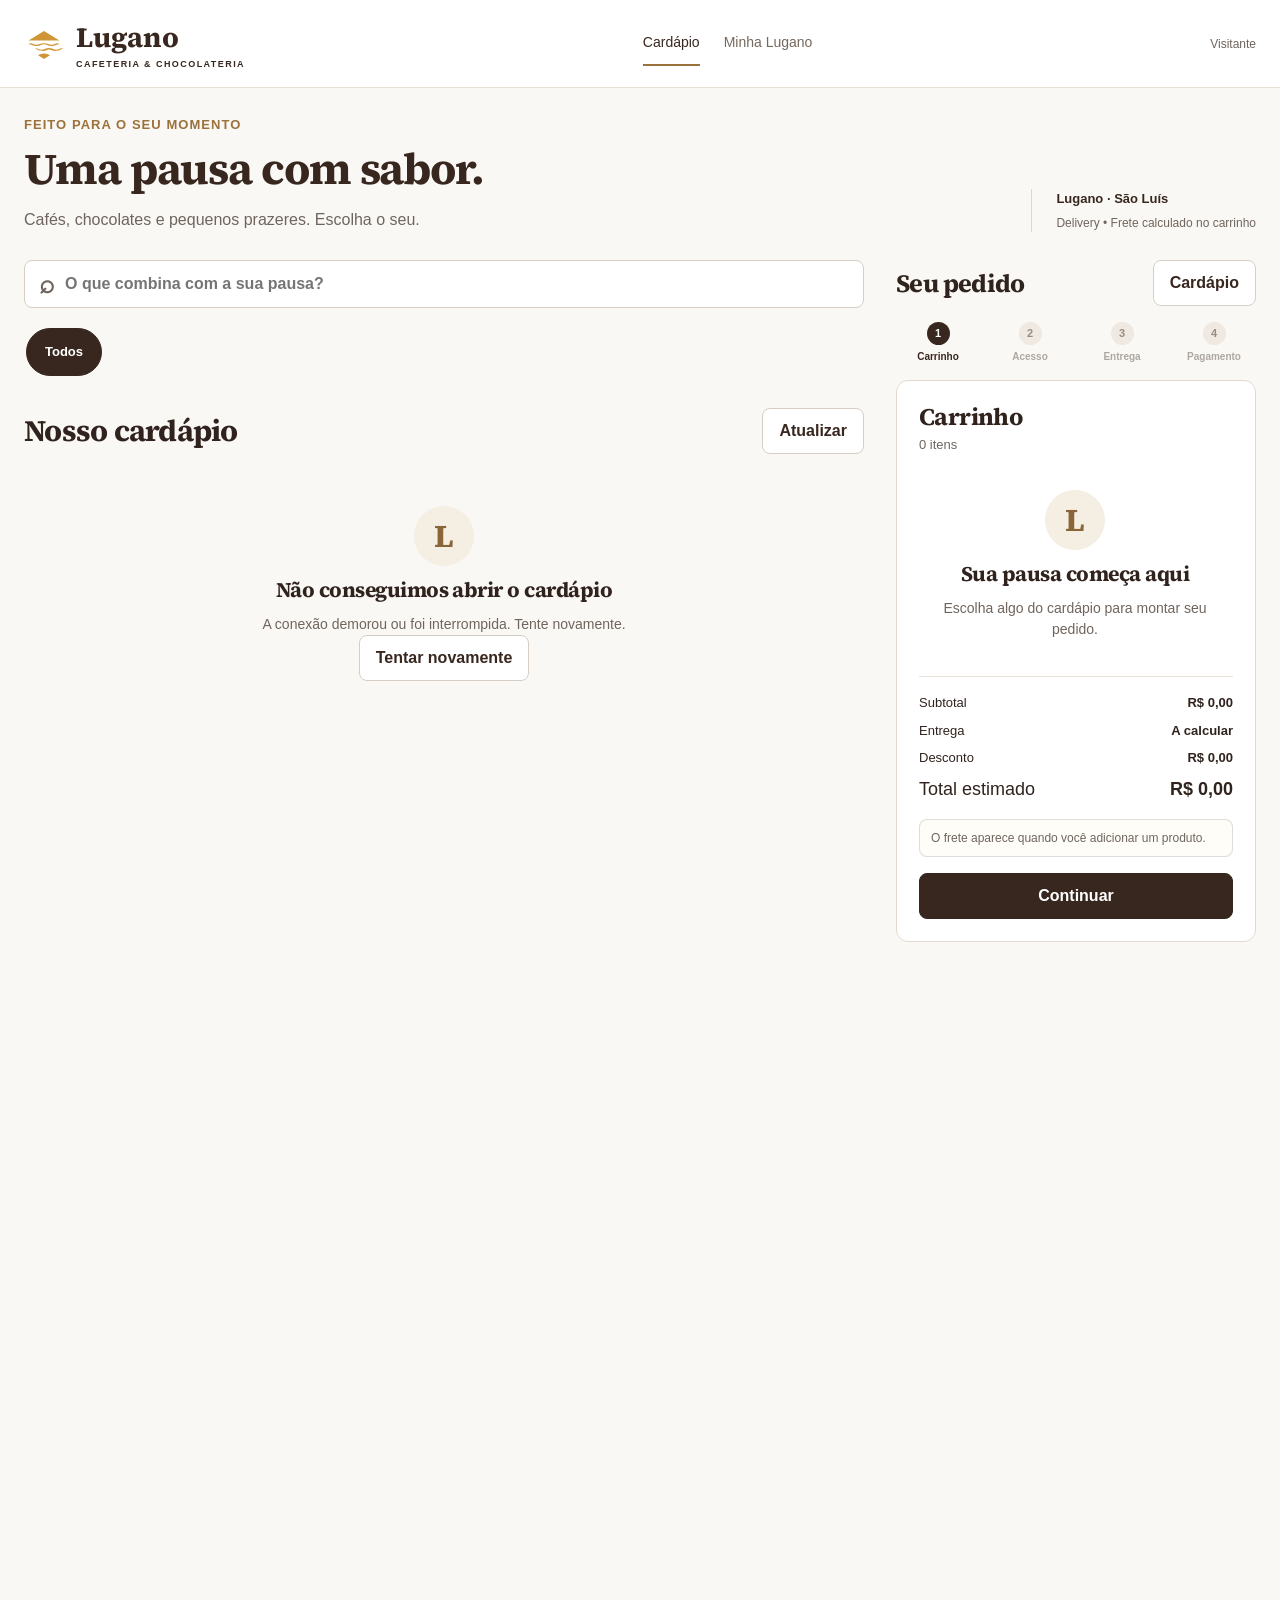
<file: frontend/index.html>
<!doctype html><html lang="pt-BR"><head><meta charset="utf-8"><meta name="viewport" content="width=device-width,initial-scale=1"><meta http-equiv="refresh" content="0;url=./orders/"><title>Lugano</title></head><body><a href="./orders/">Ver cardápio Lugano</a></body></html>
</file>
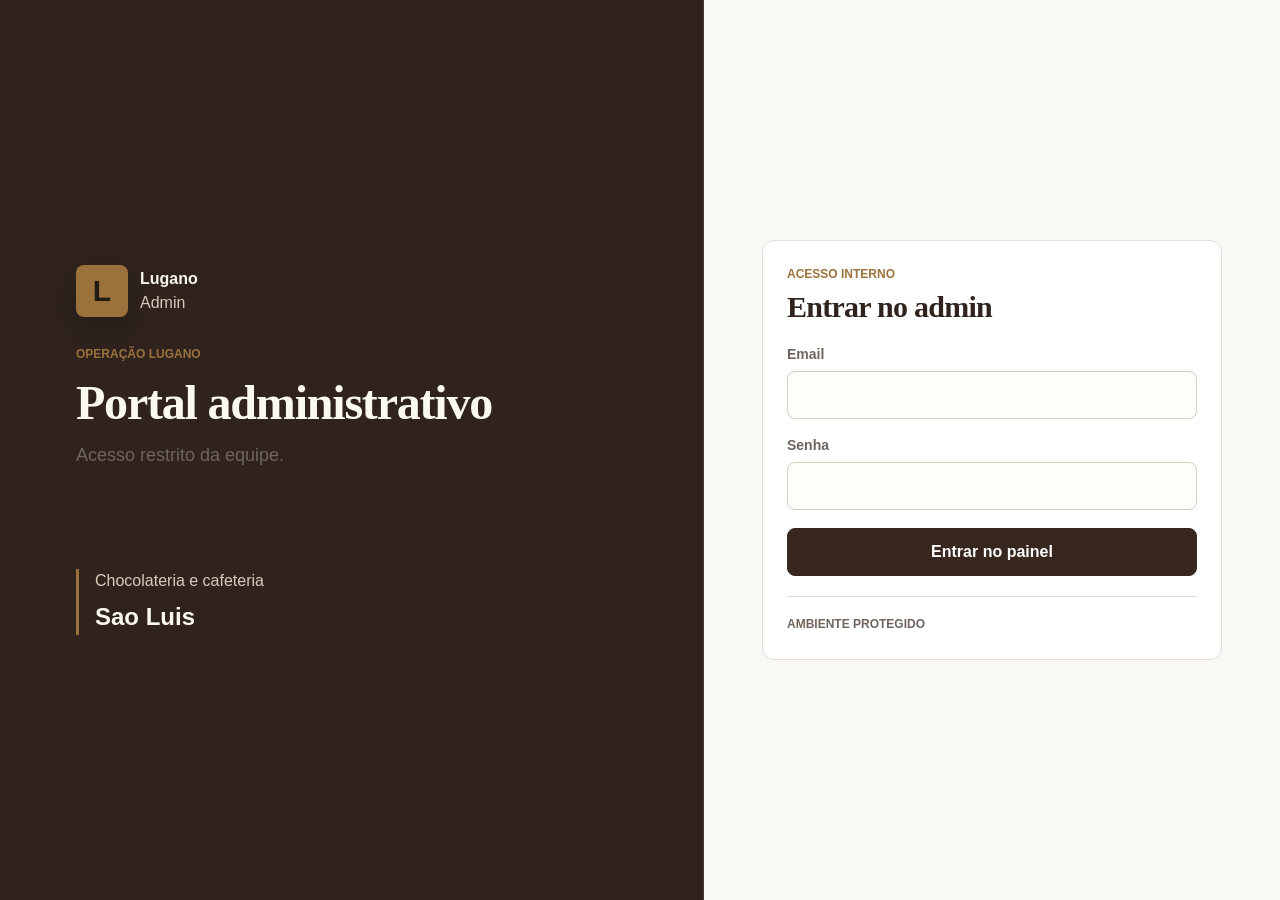
<file: frontend/admin/index.html>
<!doctype html>
<html lang="pt-BR">
  <head>
    <meta charset="utf-8" />
    <meta name="viewport" content="width=device-width, initial-scale=1" />
    <title>Lugano | Admin</title>
    <link rel="stylesheet" href="../design-system.css?v=heritage-20260709-1" />
    <link rel="stylesheet" href="./styles.css?v=admin-20260709-1" />
    <link rel="stylesheet" href="../premium.css?v=20260908" />
    <link rel="stylesheet" href="./inline-prices.css?v=menu-20260908" />
  </head>
  <body class="premium module-admin">
    <section class="admin-login-gate" id="admin-login-gate">
      <div class="login-intro">
        <div class="login-brand">
          <div class="brand-mark">L</div>
          <div>
            <strong>Lugano</strong>
            <span>Admin</span>
          </div>
        </div>
        <div class="login-copy">
          <span>Operação Lugano</span>
          <h1>Portal administrativo</h1>
          <p>Acesso restrito da equipe.</p>
        </div>
        <div class="login-signature">
          <span>Chocolateria e cafeteria</span>
          <strong>Sao Luis</strong>
        </div>
      </div>

      <div class="login-card-area">
        <form class="panel login-card" id="admin-login-form">
          <div class="login-card-header">
            <span>Acesso interno</span>
            <h2>Entrar no admin</h2>
          </div>
          <section class="notice hidden" id="login-notice" role="status"></section>
          <label>Email<input name="email" type="email" autocomplete="email" required /></label>
          <label>Senha<input name="password" type="password" autocomplete="current-password" required /></label>
          <button class="primary-button" type="submit">Entrar no painel</button>
          <div class="login-card-footer">
            <span>Ambiente protegido</span>
          </div>
        </form>
      </div>
    </section>

    <div class="app-shell hidden" id="admin-app">
      <aside class="sidebar" aria-label="Navegacao principal">
        <div class="brand">
          <div class="brand-mark">L</div>
          <div>
            <strong>Lugano</strong>
            <span>Admin</span>
          </div>
        </div>

        <nav class="nav-tabs" aria-label="Modulos">
          <button class="nav-tab active" data-view="overview" type="button">Visão Geral</button>
          <button class="nav-tab" data-view="orders" type="button">Pedidos</button>
          <button class="nav-tab" data-view="products" type="button">Produtos</button>
          <button class="nav-tab" data-view="customers" type="button">Clientes</button>
          <button class="nav-tab" data-min-role="manager" data-view="promotions" type="button">Campanhas</button>
          <button class="nav-tab" data-min-role="manager" data-view="reports" type="button">Relatórios</button>
          <button class="nav-tab" data-min-role="owner" data-view="audit" type="button">Auditoria</button>
          <button class="nav-tab" data-min-role="owner" data-view="team" type="button">Equipe</button>
          <button class="nav-tab" data-view="settings" type="button">Acesso</button>
        </nav>
      </aside>

      <main class="workspace">
        <header class="topbar">
          <div>
            <h1 id="view-title">Visão Geral</h1>
            <p id="view-subtitle">Operação comercial, pedidos e campanhas.</p>
          </div>
          <div class="connection-pill" id="connection-status">Aguardando acesso</div>
        </header>

        <section class="notice hidden" id="notice" role="status"></section>

        <section class="view active" id="view-overview">
          <div class="metrics-grid">
            <article class="metric">
              <span>Pedidos</span>
              <strong id="metric-orders">0</strong>
            </article>
            <article class="metric">
              <span>Produtos ativos</span>
              <strong id="metric-products">0</strong>
            </article>
            <article class="metric">
              <span>Clientes</span>
              <strong id="metric-customers">0</strong>
            </article>
            <article class="metric" data-min-role="manager">
              <span>Campanhas ativas</span>
              <strong id="metric-promotions">0</strong>
            </article>
          </div>

          <div class="section-grid">
            <section class="panel">
              <div class="panel-heading">
                <h2>Pedidos recentes</h2>
                <button class="ghost-button" data-refresh="orders" type="button">Atualizar</button>
              </div>
              <div class="table-wrap">
                <table>
                  <thead>
                    <tr>
                      <th>Pedido</th>
                      <th>Status</th>
                      <th>Total</th>
                    </tr>
                  </thead>
                  <tbody id="overview-orders"></tbody>
                </table>
              </div>
            </section>

            <section class="panel" data-min-role="manager">
              <div class="panel-heading">
                <h2>Campanhas</h2>
                <button class="ghost-button" data-refresh="promotions" type="button">Atualizar</button>
              </div>
              <div class="campaign-list" id="overview-promotions"></div>
            </section>
          </div>
        </section>

        <section class="view" id="view-orders">
          <div class="orders-command-bar">
            <div>
              <span class="section-kicker">Delivery</span>
              <h2>Fila de pedidos</h2>
            </div>
            <div class="toolbar">
              <select id="order-status-filter" aria-label="Filtrar pedidos por status">
                <option value="">Todos os status</option>
                <option value="pending">Pendente</option>
                <option value="confirmed">Confirmado</option>
                <option value="preparing">Preparando</option>
                <option value="out_for_delivery">Saiu para entrega</option>
                <option value="delivered">Entregue</option>
                <option value="cancelled">Cancelado</option>
              </select>
              <button class="primary-button" id="refresh-orders" type="button">Atualizar</button>
            </div>
          </div>

          <div class="order-status-board" id="orders-status-board"></div>

          <div class="orders-workbench operational-workbench">
            <section class="orders-queue-panel" aria-label="Pedidos do delivery">
              <div class="orders-queue-header">
                <strong>Pedidos recebidos</strong>
                <span id="orders-queue-count">0 pedidos</span>
              </div>
              <div class="orders-queue" id="orders-queue"></div>
            </section>

            <section class="panel order-detail-panel" id="order-detail">
              <div class="empty-state">
                <h2>Selecione um pedido</h2>
                <p>Veja itens, cliente, entrega, observações e atualize o status.</p>
              </div>
            </section>
          </div>
        </section>

        <section class="view" id="view-products">
          <div class="split-layout" id="products-layout">
            <form class="panel form-panel" data-min-role="manager" id="product-form">
              <h2>Novo produto</h2>
              <label>Nome<input name="name" required /></label>
              <label>Categoria<input name="category" value="cafeteria" required /></label>
              <label>Preço<input name="price" type="number" step="0.01" min="0" required /></label>
              <label>Descrição<textarea name="description" rows="3"></textarea></label>
              <label>Imagem URL<input name="image_url" /></label>
              <label class="check-row"><input name="available" type="checkbox" checked /> Disponível</label>
              <button class="primary-button" type="submit">Salvar produto</button>
            </form>

            <section class="panel">
              <div class="panel-heading">
                <h2>Catálogo</h2>
                <button class="ghost-button" data-refresh="products" type="button">Atualizar</button>
              </div>
              <div class="item-list" id="products-list"></div>
            </section>
          </div>
        </section>

        <section class="view" id="view-customers">
          <section class="panel">
            <div class="panel-heading">
              <h2>Clientes</h2>
              <button class="ghost-button" data-refresh="customers" type="button">Atualizar</button>
            </div>
            <div class="table-wrap">
              <table>
                <thead>
                  <tr>
                    <th>Nome</th>
                    <th>Email</th>
                    <th>Telefone</th>
                    <th>Cadastro</th>
                  </tr>
                </thead>
                <tbody id="customers-table"></tbody>
              </table>
            </div>
          </section>
        </section>

        <section class="view" data-min-role="manager" id="view-promotions">
          <div class="split-layout">
            <form class="panel form-panel" id="promotion-form">
              <h2>Nova campanha</h2>
              <label>Código<input name="code" required /></label>
              <label>Tipo
                <select name="type">
                  <option value="percentage">Percentual</option>
                  <option value="fixed">Valor fixo</option>
                  <option value="free_delivery">Frete grátis</option>
                </select>
              </label>
              <label>Valor<input name="value" type="number" step="0.01" min="0" value="0" /></label>
              <label>Pedido mínimo (centavos)<input name="min_order_cents" type="number" min="0" value="0" /></label>
              <label>Limite de usos<input name="max_uses" type="number" min="1" /></label>
              <label>Descrição<textarea name="description" rows="3"></textarea></label>
              <label class="check-row"><input name="active" type="checkbox" checked /> Ativa</label>
              <button class="primary-button" type="submit">Salvar campanha</button>
            </form>

            <section class="panel">
              <div class="panel-heading">
                <h2>Campanhas</h2>
                <button class="ghost-button" data-refresh="promotions" type="button">Atualizar</button>
              </div>
              <div class="item-list" id="promotions-list"></div>
            </section>
          </div>
        </section>

        <section class="view" data-min-role="manager" id="view-reports">
          <form class="panel report-filters" id="reports-filter-form">
            <div>
              <h2>Período</h2>
              <p class="muted">Filtre faturamento, tickets e rankings comerciais.</p>
            </div>
            <label>Início<input name="date_from" type="date" /></label>
            <label>Fim<input name="date_to" type="date" /></label>
            <button class="primary-button" type="submit">Atualizar relatórios</button>
          </form>

          <section class="metrics-grid reports-metrics">
            <article class="metric">
              <span>Faturamento líquido</span>
              <strong id="report-net-revenue">R$ 0,00</strong>
            </article>
            <article class="metric">
              <span>Ticket médio</span>
              <strong id="report-average-ticket">R$ 0,00</strong>
            </article>
            <article class="metric">
              <span>Pedidos validos</span>
              <strong id="report-orders-count">0</strong>
            </article>
            <article class="metric">
              <span>Cupons usados</span>
              <strong id="report-coupon-uses">0</strong>
            </article>
          </section>

          <div class="reports-grid">
            <section class="panel">
              <div class="panel-heading">
                <h2>Resumo financeiro</h2>
              </div>
              <div class="report-kpi-list" id="report-summary-list"></div>
            </section>

            <section class="panel">
              <div class="panel-heading">
                <h2>Produtos mais vendidos</h2>
              </div>
              <div class="table-wrap">
                <table>
                  <thead>
                    <tr>
                      <th>Produto</th>
                      <th>Qtd.</th>
                      <th>Pedidos</th>
                      <th>Receita</th>
                    </tr>
                  </thead>
                  <tbody id="report-products-table"></tbody>
                </table>
              </div>
            </section>

            <section class="panel">
              <div class="panel-heading">
                <h2>Clientes recorrentes</h2>
              </div>
              <div class="table-wrap">
                <table>
                  <thead>
                    <tr>
                      <th>Cliente</th>
                      <th>Pedidos</th>
                      <th>Total</th>
                      <th>Ultimo pedido</th>
                    </tr>
                  </thead>
                  <tbody id="report-customers-table"></tbody>
                </table>
              </div>
            </section>

            <section class="panel">
              <div class="panel-heading">
                <h2>Uso de cupons</h2>
              </div>
              <div class="table-wrap">
                <table>
                  <thead>
                    <tr>
                      <th>Cupom</th>
                      <th>Usos</th>
                      <th>Desconto</th>
                    </tr>
                  </thead>
                  <tbody id="report-coupons-table"></tbody>
                </table>
              </div>
            </section>
          </div>
        </section>

        <section class="view" data-min-role="owner" id="view-audit">
          <form class="panel audit-filters" id="audit-filter-form">
            <div>
              <h2>Trilha administrativa</h2>
              <p class="muted">Acoes registradas no painel.</p>
            </div>
            <label>Entidade
              <select name="entity_type">
                <option value="">Todas</option>
                <option value="order">Pedidos</option>
                <option value="product">Produtos</option>
                <option value="promotion">Campanhas</option>
                <option value="customer">Clientes</option>
                <option value="admin_user">Equipe</option>
              </select>
            </label>
            <label>Usuario<input name="actor_profile_id" placeholder="UUID do admin" /></label>
            <button class="primary-button" type="submit">Atualizar auditoria</button>
          </form>

          <section class="panel">
            <div class="panel-heading">
              <h2>Eventos recentes</h2>
              <button class="ghost-button" data-refresh="audit" type="button">Atualizar</button>
            </div>
            <div class="table-wrap">
              <table>
                <thead>
                  <tr>
                    <th>Data</th>
                    <th>Acao</th>
                    <th>Entidade</th>
                    <th>Ator</th>
                    <th>Detalhes</th>
                  </tr>
                </thead>
                <tbody id="audit-table"></tbody>
              </table>
            </div>
          </section>
        </section>

        <section class="view" data-min-role="owner" id="view-team">
          <div class="split-layout">
            <form class="panel form-panel" id="team-form">
              <h2>Novo acesso</h2>
              <label>ID do usuario<input name="profile_id" placeholder="UUID do Supabase Auth" required /></label>
              <label>Papel
                <select name="role">
                  <option value="staff">Atendente</option>
                  <option value="manager">Gerente</option>
                  <option value="owner">Proprietário</option>
                </select>
              </label>
              <label class="check-row"><input name="active" type="checkbox" checked /> Ativo</label>
              <button class="primary-button" type="submit">Salvar acesso</button>
            </form>

            <section class="panel">
              <div class="panel-heading">
                <h2>Equipe administrativa</h2>
                <button class="ghost-button" data-refresh="team" type="button">Atualizar</button>
              </div>
              <div class="table-wrap">
                <table>
                  <thead>
                    <tr>
                      <th>Usuario</th>
                      <th>Email</th>
                      <th>Papel</th>
                      <th>Status</th>
                      <th></th>
                    </tr>
                  </thead>
                  <tbody id="team-table"></tbody>
                </table>
              </div>
            </section>
          </div>
        </section>

        <section class="view" id="view-settings">
          <div class="settings-grid">
            <section class="panel settings-panel">
              <div class="panel-heading">
                <h2>Sessão administrativa</h2>
                <span class="status" id="admin-session-label">Desconectado</span>
              </div>
              <div class="session-summary">
                <div>
                  <span>Email</span>
                  <strong id="admin-session-email">-</strong>
                </div>
                <div>
                  <span>Papel</span>
                  <strong id="admin-session-role">-</strong>
                </div>
              </div>
              <button class="ghost-button" id="admin-logout" type="button">Sair do painel</button>
            </section>
          </div>
        </section>
      </main>
    </div>

    <script src="../config.js?v=config-20260703-1"></script>
    <script src="../ui.js?v=20260908"></script>
    <script src="./app.js?v=menu-20260908"></script>
  </body>
</html>
</file>
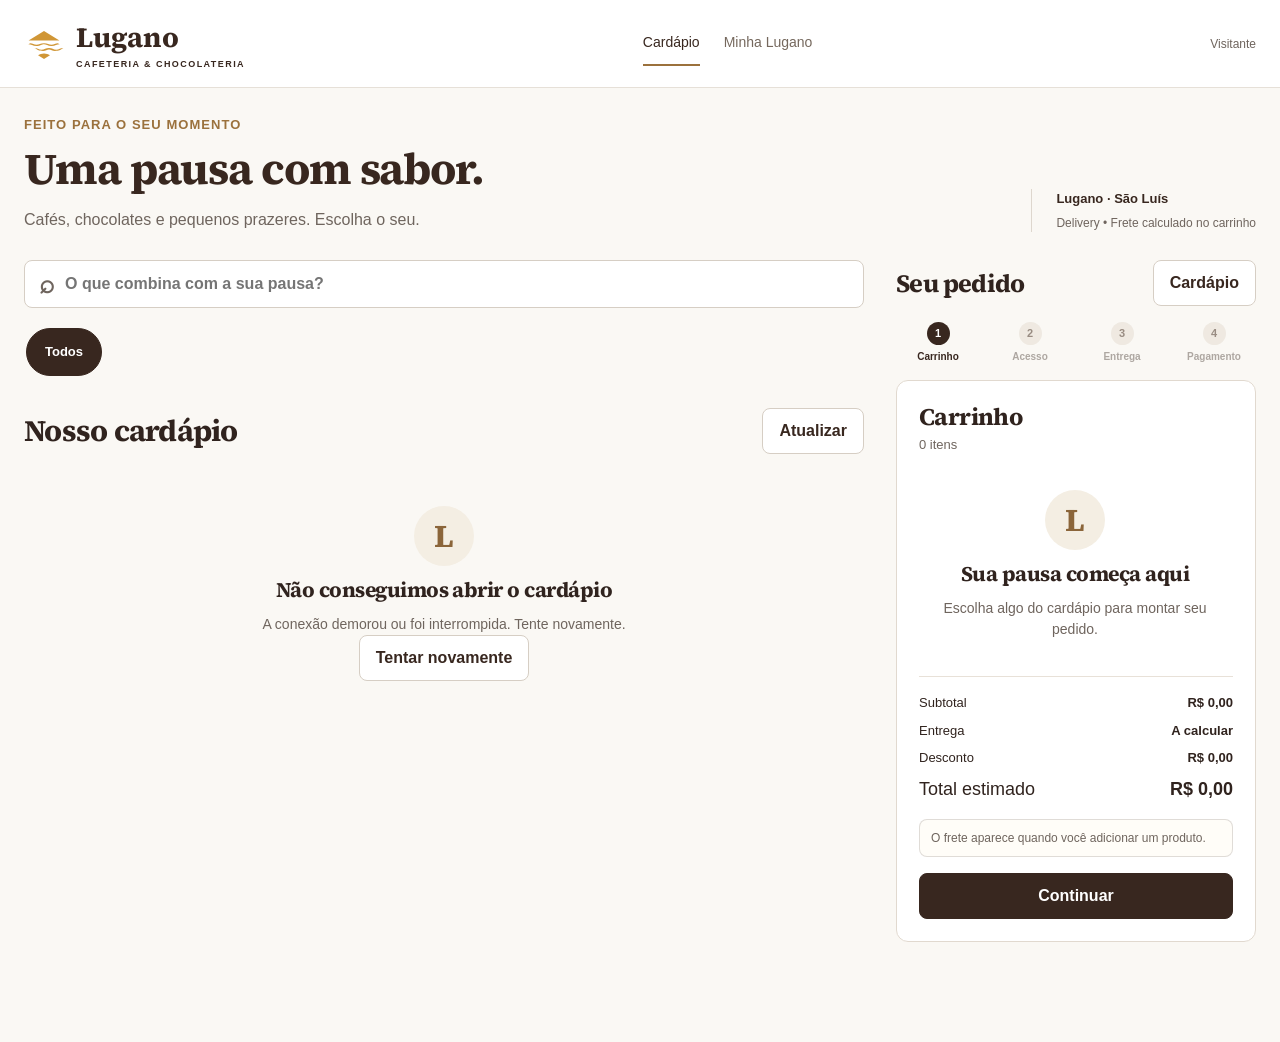
<file: frontend/app/index.html>
<!doctype html>
<html lang="pt-BR"><head><meta charset="utf-8"><meta name="viewport" content="width=device-width,initial-scale=1"><title>Lugano</title></head>
<body><p>Abrindo a Lugano… <a href="../orders/">Ir para o cardápio</a></p><script src="./app.js?v=premium-20260908"></script></body></html>
</file>
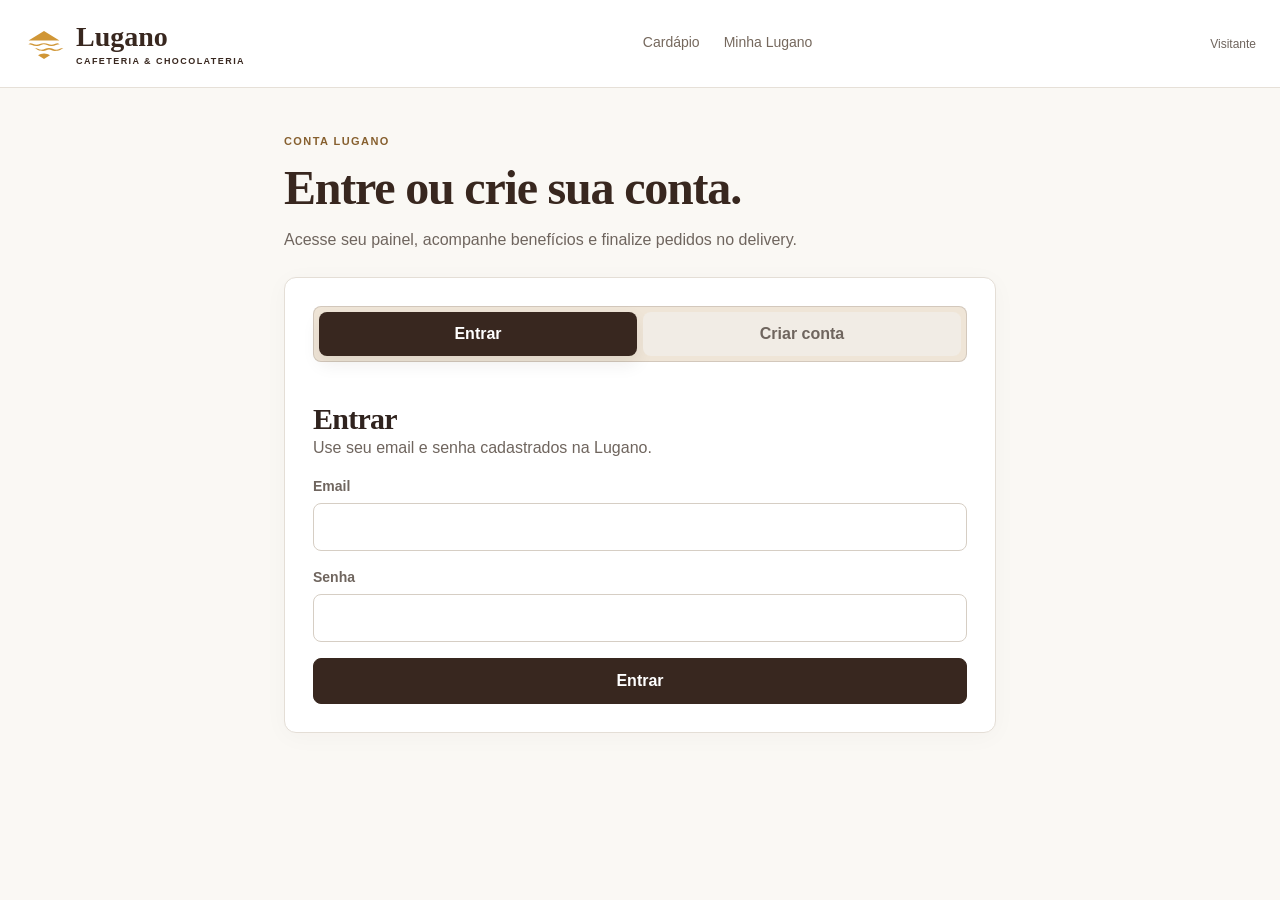
<file: frontend/auth/index.html>
<!doctype html>
<html lang="pt-BR">
  <head>
    <meta charset="utf-8" />
    <meta name="viewport" content="width=device-width, initial-scale=1" />
    <title>Lugano | Acesso</title>
    <link rel="stylesheet" href="../design-system.css?v=heritage-20260710-1" />
    <link rel="stylesheet" href="./styles.css?v=auth-route-20260709-1" />
    <link rel="stylesheet" href="../premium.css?v=20260908" />
  </head>
  <body class="premium module-auth">
    <a class="skip-link" href="#main-content">Pular para o conteúdo</a>
    <header class="shop-header">
      <a class="shop-brand" href="../orders/"><img src="../assets/lugano-logo-mark.svg" width="40" height="40" alt=""><span>Lugano<small>CAFETERIA &amp; CHOCOLATERIA</small></span></a>
      <nav aria-label="Navegação principal"><a href="../orders/">Cardápio</a><a href="../customer/">Minha Lugano</a></nav>
      <div class="shop-session"><div class="session-actions">
          <span id="session-label">Visitante</span>
          <button class="ghost-button hidden" id="logout-button" type="button">Sair</button>
        </div></div>
    </header>
    <header class="auth-hero">
      <nav class="topnav">
        <a class="brand" href="../landing/index.html">
          <span class="brand-mark">L</span>
          <span>
            <strong>Lugano</strong>
            <small>Acesso do Cliente</small>
          </span>
        </a>

      </nav>
      <div class="hero-copy">
        <span>Conta Lugano</span>
        <h1>Entre ou crie sua conta.</h1>
        <p>Acesse seu painel, acompanhe benefícios e finalize pedidos no delivery.</p>
      </div>
    </header>

    <main id="main-content" tabindex="-1" class="auth-layout">
      <section class="auth-card">
        <div class="notice hidden" id="notice"></div>

        <div class="auth-tabs" role="tablist" aria-label="Acesso do cliente">
          <button class="auth-tab active" id="show-login" role="tab" aria-selected="true" aria-controls="login-form" type="button">Entrar</button>
          <button class="auth-tab" id="show-signup" role="tab" aria-selected="false" aria-controls="signup-form" type="button">Criar conta</button>
        </div>

        <form id="login-form">
          <div>
            <h2>Entrar</h2>
            <p>Use seu email e senha cadastrados na Lugano.</p>
          </div>
          <label>Email<input name="email" type="email" autocomplete="email" required /></label>
          <label>Senha<input name="password" type="password" autocomplete="current-password" required /></label>
          <button class="primary-button" type="submit">Entrar</button>
        </form>

        <form class="hidden" id="signup-form">
          <div>
            <h2>Criar conta</h2>
            <p>Seu cadastro libera pedidos, pontos e promoções do programa.</p>
          </div>
          <label>Nome<input name="full_name" autocomplete="name" required /></label>
          <label>Telefone<input name="phone" autocomplete="tel" /></label>
          <label>Email<input name="email" type="email" autocomplete="email" required /></label>
          <label>Senha<input name="password" type="password" autocomplete="new-password" minlength="6" required /></label>
          <label>Confirmar senha<input name="password_confirm" type="password" autocomplete="new-password" minlength="6" required /></label>
          <button class="primary-button" type="submit">Criar conta</button>
        </form>

        <section class="session-panel" id="session-panel">
          <h2>Sessão atual</h2><button type="button" class="ghost-button mobile-only" data-logout-session>Sair da conta</button>
          <p id="session-summary">Nenhuma conta conectada.</p>
          <div class="quick-actions">
            <a class="ghost-link" href="../customer/" target="_top">Abrir painel</a>
            <a class="ghost-link" href="../orders/" target="_top">Fazer pedido</a>
          </div>
        </section>
      </section>

      <aside class="support-column">
        <section class="panel">
          <h2>O que essa conta libera?</h2>
          <ul>
            <li>Acompanhar últimos pedidos.</li>
            <li>Participar do programa de fidelidade.</li>
            <li>Receber promoções disponíveis para seu nível.</li>
            <li>Salvar endereços para o delivery.</li>
          </ul>
        </section>
      </aside>
    </main>

    <script src="../config.js?v=config-20260710-1"></script>
    <script src="../ui.js?v=20260908"></script>
    <script src="./app.js?v=premium-20260908"></script>
    <script src="../contact-widget.js?v=contact-20260710-1"></script>
  </body>
</html>
</file>
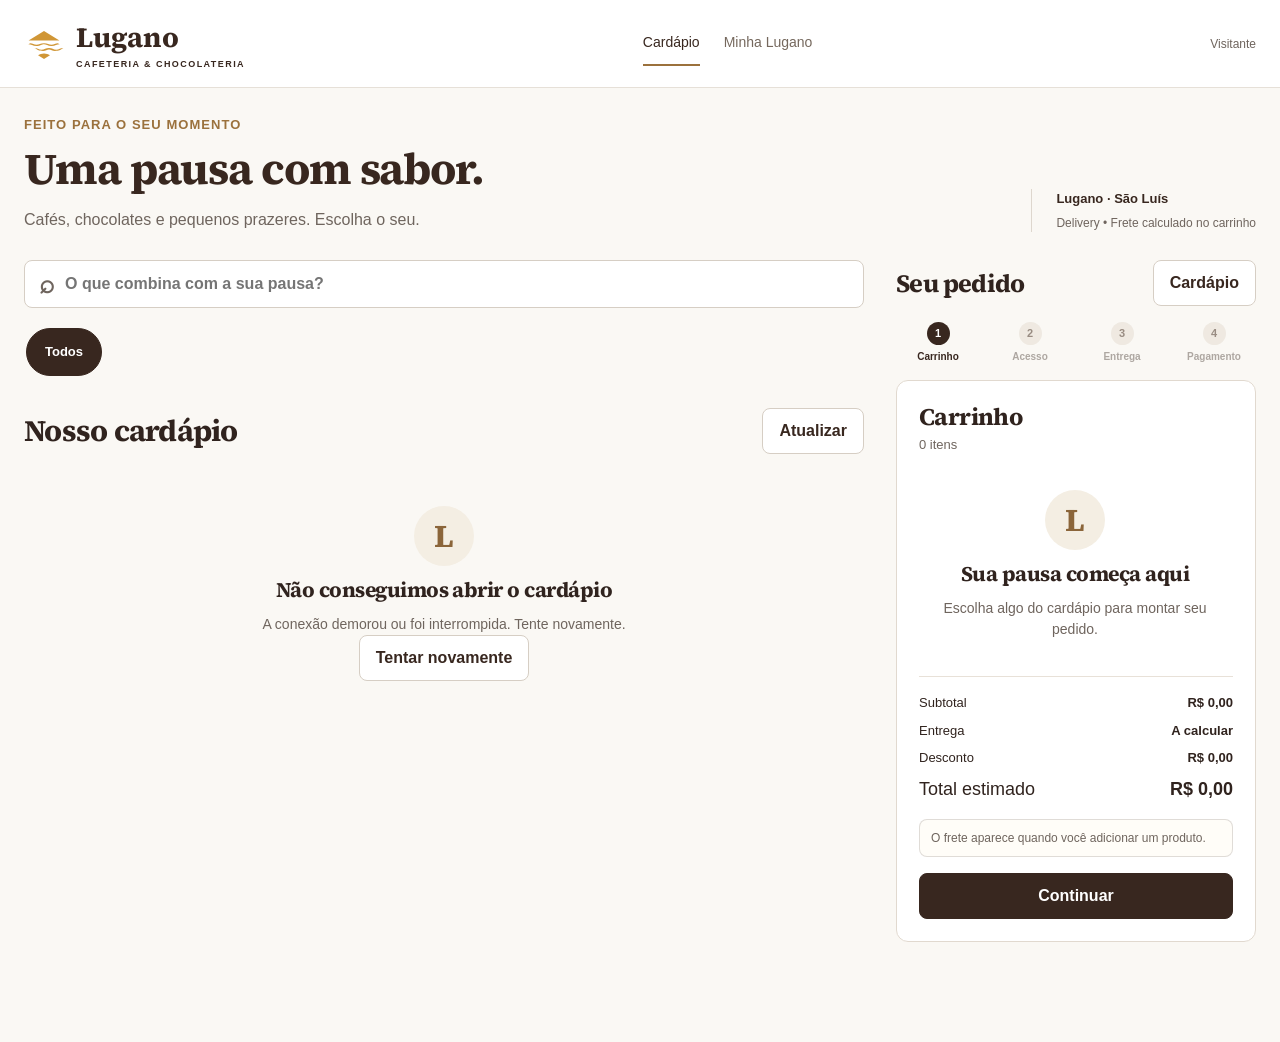
<file: frontend/client/index.html>
<!doctype html><html lang="pt-BR"><head><meta charset="utf-8"><meta name="viewport" content="width=device-width,initial-scale=1"><title>Lugano</title></head><body><p>Abrindo a Lugano… <a href="../orders/">Ver cardápio</a></p><script src="./app.js"></script></body></html>
</file>
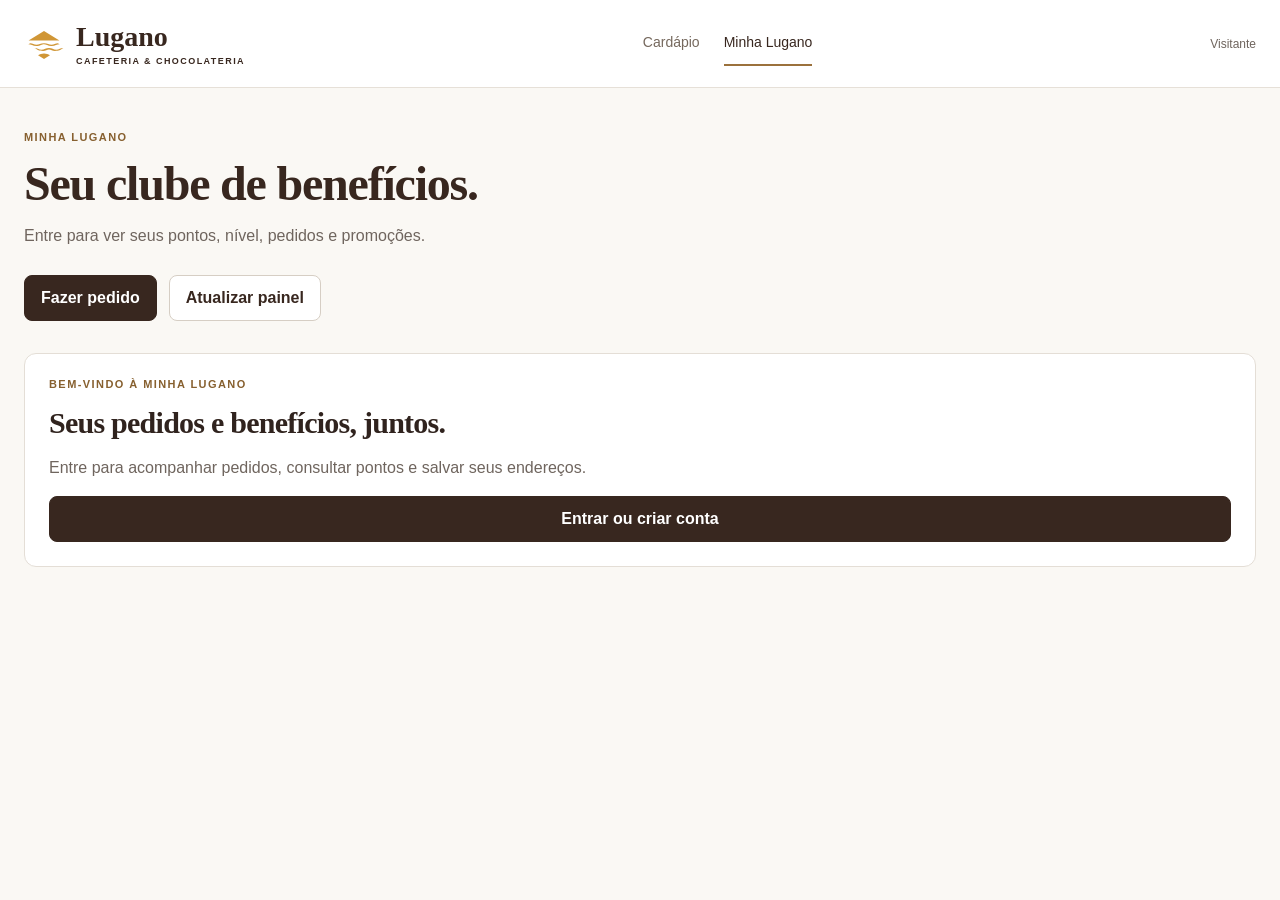
<file: frontend/customer/index.html>
<!doctype html>
<html lang="pt-BR">
  <head>
    <meta charset="utf-8" />
    <meta name="viewport" content="width=device-width, initial-scale=1" />
    <title>Lugano | Minha Conta</title>
    <link rel="stylesheet" href="../design-system.css?v=heritage-20260710-1" />
    <link rel="stylesheet" href="./styles.css?v=profile-20260710-1" />
    <link rel="stylesheet" href="../premium.css?v=20260908" />
  </head>
  <body class="premium module-customer">
    <a class="skip-link" href="#main-content">Pular para o conteúdo</a>
    <header class="shop-header">
      <a class="shop-brand" href="../orders/"><img src="../assets/lugano-logo-mark.svg" width="40" height="40" alt=""><span>Lugano<small>CAFETERIA &amp; CHOCOLATERIA</small></span></a>
      <nav aria-label="Navegação principal"><a href="../orders/">Cardápio</a><a href="../customer/" aria-current="page">Minha Lugano</a></nav>
      <div class="shop-session"><div class="session-actions">
          <span id="session-label">Visitante</span>
          <button class="ghost-button hidden" id="logout-button" type="button">Sair</button>
        </div></div>
    </header>
    <header class="customer-hero account-hero">
      <nav class="topnav">
        <a class="brand" href="../landing/index.html">
          <span class="brand-mark">L</span>
          <span>
            <strong>Lugano</strong>
            <small>Minha conta</small>
          </span>
        </a>

      </nav>

      <div class="hero-copy account-copy">
        <span>Minha Lugano</span>
        <h1 id="customer-greeting">Seu clube de benefícios.</h1>
        <p id="customer-summary">Acompanhe pontos, nível, pedidos recentes e promoções disponíveis.</p>
        <div class="hero-actions">
          <a class="primary-button" href="../orders/" target="_top">Fazer pedido</a>
          <button class="ghost-button hero-refresh" id="refresh-dashboard" type="button">Atualizar painel</button>
        </div>
      </div>
    </header>

    <main id="main-content" tabindex="-1" class="customer-layout account-layout">
      <section class="dashboard-column account-main">
        <div class="notice hidden" id="notice"></div>

        <section class="panel" id="active-order"></section><div class="notice hidden" id="uncertain-order">O envio anterior precisa ser conferido. Verifique o histórico e fale com a loja antes de repetir.<button class="ghost-button" id="clear-uncertain" type="button">Já conferi: posso iniciar outro pedido</button></div>
<section class="account-overview" aria-label="Resumo da conta">
          <article class="loyalty-spotlight">
            <div class="spotlight-copy">
              <span class="section-kicker">Programa de fidelidade</span>
              <h2 id="loyalty-headline">Entre para ver seus benefícios.</h2>
              <p id="loyalty-progress-label">Entre para ver seu progresso.</p>
            </div>
            <div class="spotlight-score">
              <span>Pontos disponíveis</span>
              <strong id="loyalty-available">0</strong>
              <small id="tier-badge">Visitante</small>
            </div>
          </article>

          <section class="summary-grid" aria-label="Indicadores de fidelidade">
            <article>
              <span>Pontos acumulados</span>
              <strong id="loyalty-total">0</strong>
            </article>
            <article>
              <span>Nível atual</span>
              <strong id="loyalty-tier">--</strong>
            </article>
            <article>
              <span>Cashback</span>
              <strong id="loyalty-cashback">0%</strong>
            </article>
          </section>
        </section>

        <section class="panel loyalty-panel">
          <div class="panel-heading">
            <div>
              <span class="section-kicker">Benefícios do nível</span>
              <h2>Seu progresso</h2>
            </div>
          </div>
          <div class="progress-track">
            <span id="loyalty-progress-bar"></span>
          </div>
          <div class="benefits-list" id="loyalty-benefits"></div>
        </section>

        <section class="dashboard-grid priority-grid">
          <section class="panel">
            <div class="panel-heading">
              <div>
                <span class="section-kicker">Pedidos</span>
                <h2>Últimos pedidos</h2>
              </div>
              <a class="ghost-button compact-action" href="../orders/" target="_top">Novo pedido</a>
            </div>
            <div class="orders-list" id="orders-list"></div>
          </section>

          <section class="panel">
            <div class="panel-heading">
              <div>
                <span class="section-kicker">Campanhas</span>
                <h2>Promoções disponíveis</h2>
              </div>
            </div>
            <div class="promotions-list" id="promotions-list"></div>
          </section>
        </section>

        <section class="panel transactions-panel">
          <div class="panel-heading">
            <div>
              <span class="section-kicker">Extrato</span>
              <h2>Movimento de pontos</h2>
            </div>
          </div>
          <div class="transactions-list" id="transactions-list"></div>
        </section>
      </section>

      <details class="account-column account-settings"><summary class="ghost-button settings-toggle">Meus dados, endereços e preferências</summary><div class="settings-content"><button type="button" class="ghost-button mobile-only" data-logout-session>Sair da conta</button>
        <section class="panel session-panel" id="account-access-panel">
          <div>
            <h2>Acesso</h2>
            <p id="auth-summary">Nenhuma conta conectada.</p>
          </div>
          <a class="primary-button" href="../auth/" target="_top">Entrar ou criar conta</a>
        </section>

        <section class="panel compact-panel">
          <div class="panel-heading">
            <div>
              <h2>Dados pessoais</h2>
              <p>Nome, telefone e aniversário para relacionamento.</p>
            </div>
          </div>
          <form id="profile-form">
            <label>Nome<input name="full_name" /></label>
            <label>Telefone<input name="phone" /></label>
            <label>Nascimento<input name="birth_date" type="date" /></label>
            <button class="primary-button" type="submit">Salvar dados</button>
          </form>
        </section>

        <section class="panel compact-panel">
          <div class="panel-heading">
            <div>
              <h2>Endereços salvos</h2>
              <p>Locais usados no delivery.</p>
            </div>
          </div>
          <div class="addresses-list" id="addresses-list"></div>
          <details class="account-details" id="address-details">
            <summary>Adicionar ou editar endereço</summary>
            <form id="address-form">
              <input name="address_id" type="hidden" />
              <div class="form-grid two-columns">
                <label>Apelido<input name="label" placeholder="Casa" required /></label>
                <label>CEP<input name="zip_code" required /></label>
              </div>
              <label>Rua<input name="street" required /></label>
              <div class="form-grid two-columns">
                <label>Número<input name="number" required /></label>
                <label>Bairro<input name="neighborhood" required /></label>
              </div>
              <div class="form-grid two-columns">
                <label>Cidade<input name="city" required /></label>
                <label>Complemento<input name="complement" /></label>
              </div>
              <label class="checkbox-label">
                <input name="is_default" type="checkbox" />
                Usar como endereço principal
              </label>
              <div class="button-row">
                <button class="primary-button" type="submit">Salvar endereço</button>
                <button class="ghost-button hidden" id="cancel-address-edit" type="button">Cancelar edição</button>
              </div>
            </form>
          </details>
        </section>

        <section class="panel compact-panel">
          <div class="panel-heading">
            <div>
              <h2>Preferências</h2>
              <p>Gostos e canais preferidos.</p>
            </div>
          </div>
          <details class="account-details" open>
            <summary>Editar preferências</summary>
            <form id="preferences-form">
              <label>Contato preferido
                <select name="preferred_contact">
                  <option value="">Sem preferência</option>
                  <option value="whatsapp">WhatsApp</option>
                  <option value="email">Email</option>
                  <option value="phone">Telefone</option>
                </select>
              </label>
              <fieldset>
                <legend>Categorias favoritas</legend>
                <label class="checkbox-label"><input name="favorite_categories" value="cafeteria" type="checkbox" /> Cafeteria</label>
                <label class="checkbox-label"><input name="favorite_categories" value="chocolateria" type="checkbox" /> Chocolateria</label>
                <label class="checkbox-label"><input name="favorite_categories" value="sobremesas" type="checkbox" /> Sobremesas</label>
                <label class="checkbox-label"><input name="favorite_categories" value="presentes" type="checkbox" /> Presentes</label>
              </fieldset>
              <label>Restrições ou observações alimentares
                <input name="dietary_restrictions" placeholder="sem lactose, sem acucar" />
              </label>
              <label class="checkbox-label">
                <input name="accepts_promotions" type="checkbox" />
                Quero receber promoções
              </label>
              <label class="checkbox-label">
                <input name="accepts_whatsapp" type="checkbox" />
                Aceito atendimento por WhatsApp
              </label>
              <label>Notas de preferência<textarea name="notes" rows="3"></textarea></label>
              <button class="primary-button" type="submit">Salvar preferências</button>
            </form>
          </details>
        </section>
      </div></details>
    </main>
<dialog id="customer-order-dialog" aria-labelledby="customer-order-title"><div class="dialog-heading"><h2 id="customer-order-title">Pedido</h2><button id="close-customer-order" type="button" aria-label="Fechar pedido">×</button></div><div id="customer-order-content"></div></dialog>

    <script src="../config.js?v=config-20260710-1"></script>
    <script src="../ui.js?v=20260908"></script>
    <script src="./app.js?v=premium-20260908"></script>
    <script src="../contact-widget.js?v=contact-20260710-1"></script>
  </body>
</html>
</file>
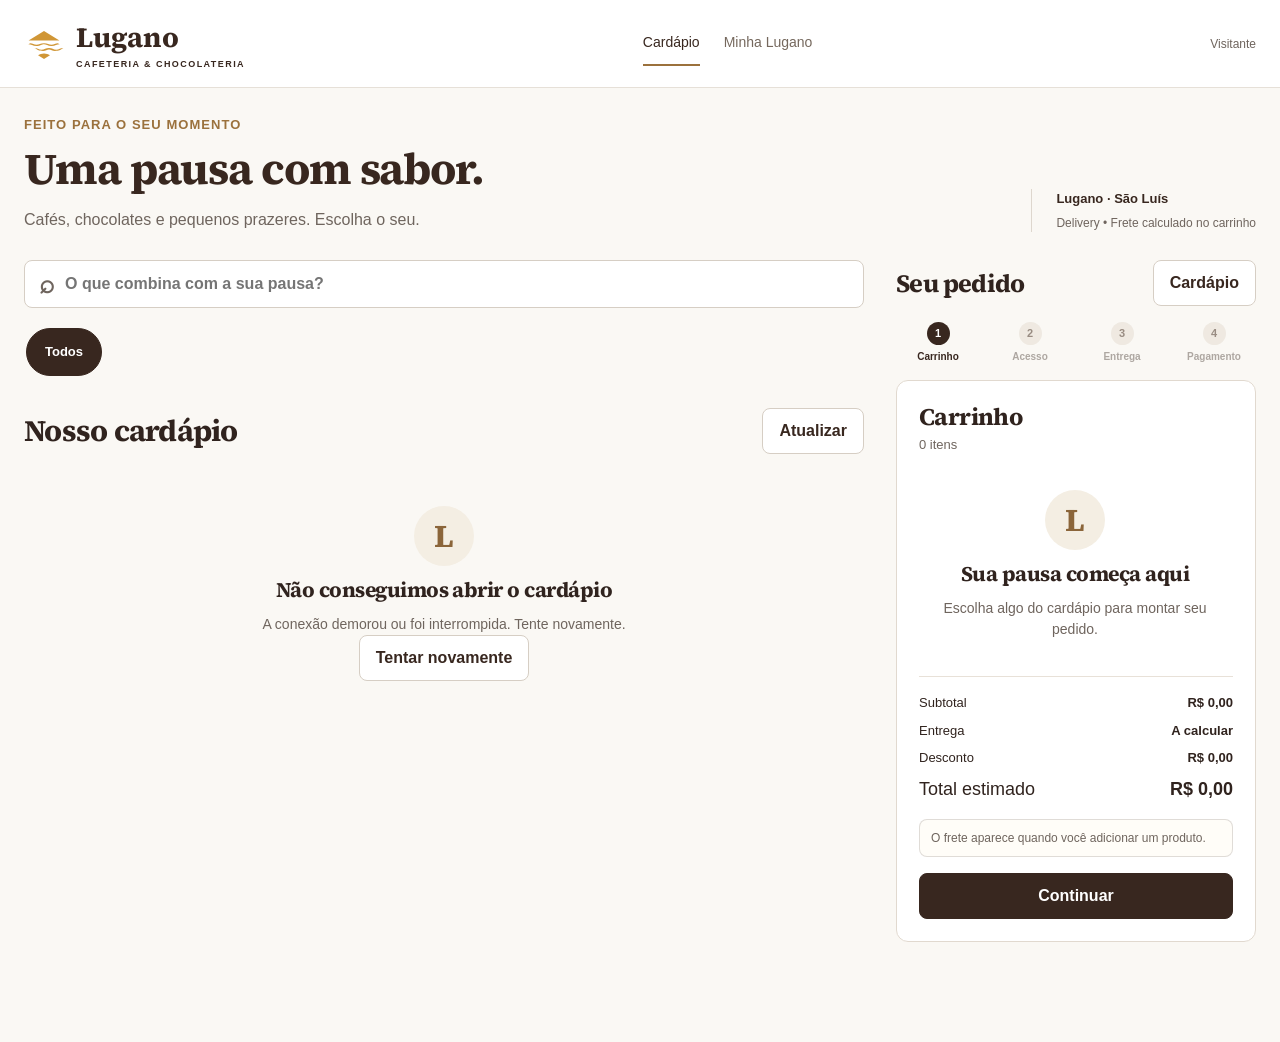
<file: frontend/orders/index.html>
<!doctype html>
<html lang="pt-BR">
  <head>
    <meta charset="utf-8" />
    <meta name="viewport" content="width=device-width, initial-scale=1" />
    <title>Lugano | Delivery</title>
    <link rel="stylesheet" href="../design-system.css?v=heritage-20260710-1" />
    <link rel="stylesheet" href="./styles.css?v=checkout-20260709-1" />
    <link rel="stylesheet" href="../premium.css?v=mobile-colors-20260908" />
  </head>
  <body class="premium module-orders">
    <a class="skip-link" href="#main-content">Pular para o conteúdo</a>
    <header class="shop-header">
      <a class="shop-brand" href="../orders/"><img src="../assets/lugano-logo-mark.svg" width="40" height="40" alt=""><span>Lugano<small>CAFETERIA &amp; CHOCOLATERIA</small></span></a>
      <nav aria-label="Navegação principal"><a href="../orders/" aria-current="page">Cardápio</a><a href="../customer/">Minha Lugano</a></nav>
      <div class="shop-session"><div class="nav-session">
          <span id="session-label">Visitante</span>
          <button class="ghost-button hidden" id="logout-button" type="button">Sair</button>
        </div></div>
    </header>
    <header class="page-hero compact-hero">
      <nav class="nav">
        <a class="brand" href="../landing/index.html">
          <span class="brand-mark">L</span>
          <span>
            <strong>Lugano</strong>
            <small>Delivery</small>
          </span>
        </a>

      </nav>

      <div class="hero-copy shop-intro"><div><span>Feito para o seu momento</span><h1>Uma pausa com sabor.</h1><p>Cafés, chocolates e pequenos prazeres. Escolha o seu.</p></div><div class="store-detail"><strong>Lugano · São Luís</strong><span>Delivery • Frete calculado no carrinho</span></div></div></header>

    <main id="main-content" tabindex="-1" class="delivery-layout">
      <section class="menu-column">
        <div class="notice hidden" id="notice"></div>

        <section class="menu-tools" aria-label="Encontrar produtos"><label class="search-box"><span class="sr-only">Buscar no cardápio</span><input id="product-search" type="search" placeholder="O que combina com a sua pausa?" autocomplete="off"></label><select id="category-filter" class="sr-only" aria-label="Filtrar categoria"><option value="">Todas as categorias</option></select><div id="category-tabs" class="category-tabs" aria-label="Categorias"></div></section><div class="menu-title"><h2>Nosso cardápio</h2><button class="ghost-button" id="refresh-products" type="button" aria-label="Atualizar cardápio">Atualizar</button></div><div class="product-grid" id="product-grid"></div>
      </section>

      <aside class="checkout-column" aria-label="Checkout do delivery"><div class="checkout-heading"><h2>Seu pedido</h2><button class="ghost-button" id="back-to-menu" type="button">Cardápio</button></div>
        <section class="checkout-progress" aria-label="Etapas do pedido">
          <div class="flow-step active" id="flow-cart">
            <span>1</span>
            <strong>Carrinho</strong>
          </div>
          <div class="flow-step" id="flow-account">
            <span>2</span>
            <strong>Acesso</strong>
          </div>
          <div class="flow-step" id="flow-delivery">
            <span>3</span>
            <strong>Entrega</strong>
          </div>
          <div class="flow-step" id="flow-payment">
            <span>4</span>
            <strong>Pagamento</strong>
          </div>
        </section>

        <section class="checkout-panel checkout-main step-panel" id="step-cart">
          <div class="step-heading">
            <span class="step-index">1</span>
            <div>
              <h2>Carrinho</h2>
              <p id="cart-count">0 itens</p>
            </div>
          </div>
          <div class="cart-list" id="cart-list"></div>
          <div class="totals">
            <div><span>Subtotal</span><strong id="cart-subtotal">R$ 0,00</strong></div>
            <div><span>Entrega</span><strong id="cart-delivery">R$ 0,00</strong></div>
            <div><span>Desconto</span><strong id="cart-discount">R$ 0,00</strong></div>
            <div class="grand-total"><span>Total estimado</span><strong id="cart-total">R$ 0,00</strong></div>
          </div>
          <p class="checkout-note" id="free-delivery-hint"></p><button class="ghost-button hidden" id="retry-quote" type="button">Recalcular frete</button>
          <div class="step-actions">
            <button class="primary-button" data-go-step="step-account" type="button">Continuar</button>
          </div>
        </section>

        <section class="checkout-panel session-panel step-panel" id="step-account">
          <div class="step-heading">
            <span class="step-index">2</span>
            <div>
              <h2>Acesso</h2>
              <p>Conta do cliente</p>
            </div>
          </div>
          <p class="muted" id="auth-summary">Nenhuma conta conectada.</p>
          <a class="primary-button" href="../auth/" target="_top" data-return-after-login="delivery">Entrar para continuar</a><button class="ghost-button" data-go-step="step-cart" type="button">Voltar ao carrinho</button>
        </section>

        <section class="checkout-panel step-panel" id="step-delivery">
          <div class="step-heading">
            <span class="step-index">3</span>
            <div>
              <h2>Entrega</h2>
              <p>Endereço e observações</p>
            </div>
          </div>
          <label>Endereço salvo
            <select id="address-select" aria-label="Endereco de entrega"></select>
          </label>
          <p class="selection-summary" id="address-summary">Selecione ou cadastre um endereço.</p>
          <details>
            <summary>Novo endereço</summary>
            <form id="address-form">
              <label>Apelido<input name="label" value="Casa" required /></label>
              <label>Rua<input name="street" required /></label>
              <label>Número<input name="number" required /></label>
              <label>Bairro<input name="neighborhood" required /></label>
              <label>Cidade<input name="city" required /></label>
              <label>CEP<input name="zip_code" required /></label>
              <label>Complemento<input name="complement" /></label>
              <button class="ghost-button" type="submit">Salvar endereço</button>
            </form>
          </details>
          <div class="step-actions">
            <button class="ghost-button" data-go-step="step-cart" type="button">Voltar</button><button class="primary-button" data-go-step="step-payment" type="button">Continuar</button>
          </div>
        </section>

        <section class="checkout-panel step-panel" id="step-payment">
          <div class="step-heading">
            <span class="step-index">4</span>
            <div>
              <h2>Pagamento</h2>
              <p>Cupom e forma de pagamento</p>
            </div>
          </div>
          <button class="ghost-button" data-go-step="step-delivery" type="button">Editar entrega</button><label>Cupom<input id="promotion-code" placeholder="LUGANO10" /></label>
          <div class="button-row">
            <button class="ghost-button" id="validate-promotion" type="button">Aplicar cupom</button>
            <button class="ghost-button" id="clear-promotion" type="button">Remover</button>
          </div>
          <p class="selection-summary" id="promotion-summary">Nenhum cupom aplicado.</p>
          <label>Forma de pagamento
            <select id="payment-method">
              <option value="pix">Pix</option>
              <option value="credit_card">Cartão de crédito</option>
              <option value="debit_card">Cartão de débito</option>
              <option value="cash">Dinheiro</option>
            </select>
          </label>
          <p class="selection-summary" id="payment-summary">Pagamento via Pix.</p>
          <label>Observações<textarea id="order-notes" rows="3"></textarea></label>
          <button class="primary-button checkout-button" id="checkout-button" type="button">
            Revisar pedido
          </button>
        </section>

        <section class="checkout-panel hidden" id="last-order-panel">
          <h2>Status do pedido</h2>
          <div class="last-order-card">
            <span class="status pending" id="last-order-status">pending</span>
            <strong id="last-order-title">Pedido enviado</strong>
            <p class="muted" id="last-order-summary"></p>
          </div>
          <div class="payment-instructions hidden" id="payment-instructions">
            <strong id="payment-instructions-title">Pagamento</strong>
            <p id="payment-instructions-description"></p>
            <p class="payment-live-status" id="payment-live-status" role="status" aria-live="polite"></p>
            <div class="mp-payment-box hidden" id="mp-payment-box">
              <img alt="QR Code Pix Mercado Pago" id="pix-qr-code" />
              <a class="ghost-button hidden" href="#" id="payment-url" rel="noopener" target="_blank">
                Abrir pagamento
              </a>
            </div>
            <div class="pix-copy-box hidden" id="pix-copy-box">
              <span>Pix copia e cola</span>
              <textarea id="pix-copy-paste" rows="5" readonly></textarea>
              <button class="ghost-button" id="copy-pix" type="button">Copiar Pix</button>
            </div>
          </div>
          <div class="order-progress" id="order-progress"></div><p id="order-refresh-message" role="status"></p><button id="refresh-order" class="ghost-button" type="button">Atualizar pedido</button><a class="ghost-button" href="../customer/">Ver meus pedidos</a><p class="checkout-trust">Acompanhe aqui a confirmação do pagamento e o preparo.</p>
        </section>
      </aside>
    </main>

    <button class="primary-button mobile-cart hidden" id="mobile-cart" type="button"><span>Ver carrinho</span><strong id="mobile-cart-total"></strong></button>

    <dialog id="confirm-dialog" aria-labelledby="confirm-title">
      <section class="confirm-modal">
        <h2 id="confirm-title">Confirmar pedido</h2>
        <div class="confirm-list" id="confirm-summary"></div>
        <div class="button-row">
          <button class="ghost-button" id="cancel-confirmation" type="button">Voltar</button>
          <button class="primary-button" id="confirm-order" type="button">Confirmar e enviar</button>
        </div>
      </section>
    </dialog>
<dialog id="product-dialog" aria-labelledby="product-dialog-title"><div class="dialog-heading"><h2 id="product-dialog-title">Produto</h2><button id="close-product" type="button" aria-label="Fechar produto">×</button></div><div id="product-dialog-content"></div><label>Quantidade<input id="product-quantity" type="number" min="1" max="99" value="1"></label><label>Observação do item<textarea id="product-note" maxlength="500" rows="2" placeholder="Algum cuidado no preparo?"></textarea></label><div class="dialog-actions"><button id="add-product-detail" class="primary-button" type="button">Adicionar ao pedido</button></div></dialog>
    <script src="../config.js?v=config-20260710-1"></script>
    <script src="../ui.js?v=20260908"></script>
    <script src="./app.js?v=premium-20260908"></script>
    <script src="../contact-widget.js?v=contact-20260710-1"></script>
  </body>
</html>
</file>
<file: frontend/design-system.css>
:root {
  color-scheme: light;
  --surface: #f9f9f9;
  --surface-dim: #dadada;
  --surface-bright: #f9f9f9;
  --surface-container-lowest: #ffffff;
  --surface-container-low: #f3f3f3;
  --surface-container: #f0f0f0;
  --surface-container-high: #eaeaea;
  --surface-container-highest: #e3e3e3;
  --on-surface: #1c1b1b;
  --on-surface-variant: #444746;
  --outline: #747775;
  --outline-variant: #c4c7c5;
  --primary: #42322e;
  --on-primary: #ffffff;
  --primary-container: #5b4843;
  --on-primary-container: #ffdbd1;
  --secondary: #a68a7b;
  --secondary-container: #f3e6e1;
  --tertiary: #8b7a5e;
  --tertiary-container: #f2e1c3;
  --error: #ba1a1a;
  --error-container: #ffdad6;
  --caramel-gold: #c5a059;
  --cream-base: #fdfcf0;
  --cacao-deep: #2d1f1b;
  --success: #2f725f;
  --font-display: "Source Serif 4", Georgia, "Times New Roman", serif;
  --font-body: "Segoe UI", Arial, sans-serif;
  --radius-sm: 4px;
  --radius-md: 8px;
  --radius-lg: 16px;
  --container-max: 1280px;
  --page-margin: clamp(16px, 4vw, 80px);
  --gutter: 24px;
  --heritage-shadow: 0 22px 58px rgba(45, 31, 27, 0.12);
  --heritage-shadow-soft: 0 12px 32px rgba(45, 31, 27, 0.08);
}

* {
  letter-spacing: 0;
}

html {
  scroll-behavior: smooth;
}

body {
  background: var(--cream-base);
  color: var(--on-surface);
  font-family: var(--font-body);
}

button,
input,
select,
textarea {
  font-family: var(--font-body);
}

h1,
h2,
h3,
.brand strong,
.login-copy h1,
.home-copy h1,
.hero-copy h1,
.spotlight-copy h2 {
  font-family: var(--font-display);
  font-weight: 700;
}

:where(a, button, input, select, textarea):focus-visible {
  outline: 3px solid rgba(197, 160, 89, 0.62);
  outline-offset: 3px;
}

::selection {
  background: rgba(197, 160, 89, 0.34);
  color: var(--cacao-deep);
}

.section-kicker,
.eyebrow,
.hero-copy span,
.home-copy span,
.login-copy span,
.login-card-header span {
  color: var(--caramel-gold);
}

.whatsapp-contact-button {
  position: fixed;
  left: clamp(14px, 3vw, 28px);
  bottom: clamp(14px, 3vw, 28px);
  z-index: 40;
  display: inline-grid;
  grid-template-columns: 42px auto;
  align-items: center;
  gap: 10px;
  min-height: 58px;
  border: 1px solid rgba(255, 255, 255, 0.28);
  border-radius: var(--radius-md);
  background: #1f7a55;
  box-shadow: 0 18px 42px rgba(31, 122, 85, 0.24);
  color: #ffffff;
  padding: 8px 16px 8px 9px;
  text-decoration: none;
}

.whatsapp-contact-button:hover {
  background: #176a49;
}

.whatsapp-contact-icon {
  display: grid;
  place-items: center;
  width: 42px;
  height: 42px;
  border-radius: var(--radius-sm);
  background: rgba(255, 255, 255, 0.16);
  color: #ffffff;
  font-size: 20px;
  font-weight: 800;
}

.whatsapp-contact-copy {
  display: grid;
  gap: 1px;
}

.whatsapp-contact-copy small {
  color: rgba(255, 255, 255, 0.72);
  font-size: 11px;
  font-weight: 800;
  text-transform: uppercase;
}

.whatsapp-contact-copy strong {
  color: #ffffff;
  font-size: 16px;
  line-height: 1.1;
}

@media (max-width: 560px) {
  .whatsapp-contact-button {
    grid-template-columns: 38px auto;
    min-height: 52px;
    padding-right: 13px;
  }

  .whatsapp-contact-icon {
    width: 38px;
    height: 38px;
  }
}
</file>
<file: frontend/admin/styles.css>
:root {
  color-scheme: light;
  --bg: var(--cream-base);
  --surface: var(--surface-container-lowest);
  --surface-2: var(--surface-container-low);
  --ink: var(--cacao-deep);
  --muted: var(--on-surface-variant);
  --line: rgba(66, 50, 46, 0.16);
  --brand: var(--primary);
  --brand-2: var(--success);
  --accent: var(--caramel-gold);
  --danger: var(--error);
  --ok: var(--success);
  --shadow: var(--heritage-shadow-soft);
}

* {
  box-sizing: border-box;
}

body {
  margin: 0;
  min-height: 100vh;
  background: var(--bg);
  color: var(--ink);
  font-family: var(--font-body);
}

.admin-login-gate {
  position: relative;
  isolation: isolate;
  overflow: hidden;
  display: grid;
  grid-template-columns: minmax(0, 1.1fr) minmax(360px, 0.9fr);
  min-height: 100vh;
  color: #fbf8f2;
}

.admin-login-gate::before,
.admin-login-gate::after {
  content: "";
  position: absolute;
  inset: 0;
  pointer-events: none;
}

.admin-login-gate::before {
  z-index: -2;
  background:
    linear-gradient(90deg, rgba(29, 14, 9, 0.96) 0%, rgba(48, 24, 15, 0.82) 48%, rgba(246, 239, 228, 0.96) 74%),
    url("https://images.unsplash.com/photo-1541167760496-1628856ab772?auto=format&fit=crop&w=1800&q=85");
  background-position: center;
  background-size: cover;
}

.admin-login-gate::after {
  z-index: -1;
  opacity: 0.22;
  background:
    repeating-linear-gradient(90deg, rgba(255, 250, 242, 0.12) 0 1px, transparent 1px 96px),
    linear-gradient(180deg, transparent, rgba(33, 27, 22, 0.22));
}

.login-intro {
  display: grid;
  align-content: center;
  gap: 28px;
  max-width: 780px;
  min-height: 100vh;
  padding: clamp(32px, 6vw, 76px);
  border-right: 1px solid rgba(255, 255, 255, 0.1);
}

.login-brand {
  display: flex;
  align-items: center;
  gap: 12px;
}

.login-brand .brand-mark {
  width: 52px;
  height: 52px;
  font-size: 30px;
  box-shadow: 0 12px 32px rgba(0, 0, 0, 0.24);
}

.login-brand strong,
.login-brand span {
  display: block;
}

.login-brand span,
.login-copy p,
.login-signature span {
  color: #d7cabb;
}

.login-copy {
  display: grid;
  gap: 12px;
}

.login-copy span,
.login-card-header span,
.login-card-footer span {
  color: var(--accent);
  font-size: 12px;
  font-weight: 800;
  letter-spacing: 0;
  text-transform: uppercase;
}

.login-copy h1 {
  max-width: 560px;
  font-size: 64px;
  line-height: 0.98;
}

.login-copy p {
  max-width: 430px;
  font-size: 18px;
}

.login-signature {
  display: grid;
  gap: 6px;
  width: fit-content;
  min-width: 240px;
  border-left: 3px solid var(--accent);
  margin-top: clamp(18px, 8vh, 90px);
  padding-left: 16px;
}

.login-signature strong {
  font-size: 24px;
}

.login-card-area {
  display: grid;
  place-items: center;
  min-height: 100vh;
  padding: clamp(24px, 4vw, 56px);
}

.login-card {
  width: min(100%, 460px);
  display: grid;
  gap: 16px;
  border: 1px solid rgba(58, 31, 23, 0.16);
  background: rgba(255, 250, 242, 0.96);
  color: var(--ink);
  padding: 26px;
  box-shadow: 0 26px 70px rgba(34, 21, 14, 0.22);
}

.login-card-header {
  display: grid;
  gap: 7px;
  margin-bottom: 4px;
}

.login-card-header h2 {
  font-size: 28px;
}

.login-card .notice {
  margin-bottom: 0;
}

.login-card input {
  min-height: 46px;
  background: #fffdf9;
}

.login-card .primary-button {
  width: 100%;
  min-height: 48px;
  margin-top: 2px;
}

.login-card-footer {
  border-top: 1px solid var(--line);
  margin-top: 4px;
  padding-top: 14px;
}

.login-card-footer span {
  color: var(--muted);
}

button,
input,
select,
textarea {
  font: inherit;
}

button {
  cursor: pointer;
}

button:disabled {
  cursor: not-allowed;
  opacity: 0.55;
}

.app-shell {
  display: grid;
  grid-template-columns: 250px minmax(0, 1fr);
  min-height: 100vh;
}

.sidebar {
  background: #211b16;
  color: #fbf8f2;
  display: flex;
  flex-direction: column;
  gap: 28px;
  padding: 24px 18px;
}

.brand {
  display: flex;
  align-items: center;
  gap: 12px;
  min-height: 48px;
}

.brand-mark {
  display: grid;
  place-items: center;
  width: 42px;
  height: 42px;
  background: var(--accent);
  color: #211b16;
  border-radius: 8px;
  font-weight: 800;
  font-size: 24px;
}

.brand strong,
.brand span {
  display: block;
}

.brand span {
  color: #cfc4b5;
  font-size: 13px;
}

.nav-tabs {
  display: grid;
  gap: 6px;
}

.nav-tab {
  min-height: 42px;
  border: 0;
  border-radius: 8px;
  background: transparent;
  color: #e9dfd2;
  text-align: left;
  padding: 0 12px;
}

.nav-tab:hover,
.nav-tab.active {
  background: rgba(255, 255, 255, 0.1);
  color: #ffffff;
}

.workspace {
  padding: 26px;
  overflow: auto;
}

.topbar {
  display: flex;
  align-items: center;
  justify-content: space-between;
  gap: 16px;
  margin-bottom: 18px;
}

h1,
h2,
p {
  margin: 0;
}

h1 {
  font-size: 28px;
  line-height: 1.15;
}

h2 {
  font-size: 17px;
}

.topbar p {
  color: var(--muted);
  margin-top: 6px;
}

.connection-pill {
  border: 1px solid var(--line);
  border-radius: 999px;
  background: var(--surface);
  color: var(--muted);
  padding: 8px 12px;
  white-space: nowrap;
}

.connection-pill.ok {
  color: var(--ok);
  border-color: rgba(40, 116, 91, 0.35);
}

.connection-pill.error {
  color: var(--danger);
  border-color: rgba(162, 49, 49, 0.35);
}

.notice {
  margin-bottom: 18px;
  border: 1px solid var(--line);
  border-left: 4px solid var(--brand-2);
  border-radius: 8px;
  background: var(--surface);
  padding: 12px 14px;
  color: var(--muted);
}

.hidden {
  display: none;
}

.view {
  display: none;
}

.view.active {
  display: grid;
  gap: 18px;
}

.metrics-grid {
  display: grid;
  grid-template-columns: repeat(4, minmax(0, 1fr));
  gap: 14px;
}

.metric,
.panel {
  background: var(--surface);
  border: 1px solid var(--line);
  border-radius: 8px;
  box-shadow: var(--shadow);
}

.metric {
  padding: 18px;
}

.metric span {
  color: var(--muted);
  font-size: 13px;
}

.metric strong {
  display: block;
  margin-top: 8px;
  font-size: 32px;
  line-height: 1;
}

.section-grid {
  display: grid;
  grid-template-columns: minmax(0, 1.3fr) minmax(320px, 0.7fr);
  gap: 18px;
}

.section-kicker {
  display: block;
  color: var(--brand-2);
  font-size: 12px;
  font-weight: 800;
  letter-spacing: 0;
  text-transform: uppercase;
}

.orders-command-bar {
  display: flex;
  align-items: end;
  justify-content: space-between;
  gap: 16px;
  margin-bottom: 16px;
}

.orders-command-bar h2 {
  margin: 3px 0 0;
  font-size: 24px;
}

.order-status-board {
  display: grid;
  grid-template-columns: repeat(6, minmax(120px, 1fr));
  gap: 10px;
  margin-bottom: 16px;
}

.status-tile {
  min-height: 82px;
  border: 1px solid var(--line);
  border-radius: 8px;
  background: #fffdf9;
  padding: 13px;
}

.status-tile span,
.orders-queue-header span,
.queue-id,
.queue-meta,
.detail-section-heading span {
  color: var(--muted);
  font-size: 12px;
}

.status-tile strong {
  display: block;
  margin-top: 10px;
  font-size: 28px;
  line-height: 1;
}

.orders-workbench {
  display: grid;
  grid-template-columns: minmax(0, 1.05fr) minmax(340px, 0.95fr);
  align-items: start;
  gap: 18px;
}

.operational-workbench {
  grid-template-columns: minmax(340px, 0.86fr) minmax(0, 1.14fr);
}

.orders-queue-panel {
  min-width: 0;
}

.orders-queue-header {
  display: flex;
  align-items: center;
  justify-content: space-between;
  gap: 12px;
  margin-bottom: 10px;
}

.orders-queue {
  display: grid;
  gap: 10px;
}

.order-queue-card,
.empty-queue {
  border: 1px solid var(--line);
  border-radius: 8px;
  background: var(--surface);
  box-shadow: var(--shadow);
  padding: 14px;
}

.order-queue-card {
  display: grid;
  gap: 12px;
}

.order-queue-card.active {
  border-color: rgba(31, 111, 100, 0.55);
  box-shadow: 0 14px 35px rgba(31, 111, 100, 0.13);
}

.queue-card-main,
.queue-card-footer,
.detail-hero,
.quick-actions,
.detail-section-heading {
  display: flex;
  align-items: flex-start;
  justify-content: space-between;
  gap: 12px;
}

.queue-card-main strong,
.queue-card-main p,
.queue-meta span {
  display: block;
  overflow-wrap: anywhere;
}

.queue-card-main p {
  margin: 5px 0 0;
  color: var(--muted);
  font-size: 13px;
}

.queue-meta {
  display: grid;
  grid-template-columns: 72px minmax(0, 1fr) auto;
  gap: 10px;
}

.queue-card-footer {
  align-items: center;
}

.small-button.primary-action {
  border-color: transparent;
  background: rgba(31, 111, 100, 0.1);
  color: var(--brand-2);
}

.empty-queue {
  display: grid;
  min-height: 160px;
  place-content: center;
  text-align: center;
}

.empty-queue span {
  color: var(--muted);
  margin-top: 5px;
}

.split-layout {
  display: grid;
  grid-template-columns: minmax(280px, 360px) minmax(0, 1fr);
  gap: 18px;
}

.split-layout.single-column {
  grid-template-columns: minmax(0, 1fr);
}

.settings-grid {
  display: grid;
  grid-template-columns: minmax(280px, 460px) minmax(280px, 420px);
  gap: 18px;
  align-items: start;
}

.session-summary {
  display: grid;
  gap: 12px;
  border-top: 1px solid var(--line);
  border-bottom: 1px solid var(--line);
  padding: 14px 0;
}

.session-summary div {
  display: grid;
  gap: 4px;
}

.session-summary span {
  color: var(--muted);
  font-size: 12px;
  text-transform: uppercase;
}

.session-summary strong {
  overflow-wrap: anywhere;
}

.report-filters,
.audit-filters {
  display: grid;
  grid-template-columns: minmax(220px, 1fr) 170px 170px auto;
  align-items: end;
  gap: 14px;
}

.audit-filters {
  grid-template-columns: minmax(220px, 1fr) 190px minmax(240px, 1fr) auto;
}

.reports-grid {
  display: grid;
  grid-template-columns: minmax(0, 0.85fr) minmax(0, 1.15fr);
  gap: 18px;
  align-items: start;
}

.panel {
  min-width: 0;
  padding: 18px;
}

.panel-heading,
.toolbar,
.button-row {
  display: flex;
  align-items: center;
  justify-content: space-between;
  gap: 12px;
}

.toolbar {
  justify-content: flex-start;
}

.table-wrap {
  overflow-x: auto;
}

table {
  width: 100%;
  border-collapse: collapse;
  min-width: 640px;
}

th,
td {
  border-bottom: 1px solid var(--line);
  padding: 12px 10px;
  text-align: left;
  vertical-align: middle;
}

th {
  color: var(--muted);
  font-size: 12px;
  text-transform: uppercase;
}

td {
  font-size: 14px;
}

tr.selected-row td {
  background: #fff8ed;
}

.table-subtitle {
  display: block;
  color: var(--muted);
  font-size: 12px;
  margin-top: 4px;
}

.primary-button,
.ghost-button,
.small-button {
  min-height: 38px;
  border-radius: 8px;
  padding: 0 14px;
  border: 1px solid transparent;
}

.primary-button {
  background: var(--brand);
  color: #ffffff;
}

.ghost-button,
.small-button {
  background: var(--surface-2);
  color: var(--ink);
  border-color: var(--line);
}

.small-button {
  min-height: 32px;
  padding: 0 10px;
}

.danger-button {
  color: var(--danger);
}

select,
input,
textarea {
  width: 100%;
  border: 1px solid var(--line);
  border-radius: 8px;
  background: #fffdf9;
  color: var(--ink);
  min-height: 40px;
  padding: 9px 10px;
}

textarea {
  resize: vertical;
}

label {
  display: grid;
  gap: 7px;
  color: var(--muted);
  font-size: 13px;
}

.form-panel,
.settings-panel {
  display: grid;
  gap: 13px;
  align-content: start;
}

.dev-access {
  border: 1px solid var(--line);
  border-radius: 8px;
  background: #fffdf9;
  padding: 11px 12px;
}

.dev-access summary {
  color: var(--muted);
  cursor: pointer;
  font-size: 13px;
  font-weight: 700;
}

.dev-access label {
  margin-top: 12px;
}

.check-row {
  display: flex;
  align-items: center;
  gap: 8px;
}

.check-row input {
  width: 17px;
  height: 17px;
  min-height: 0;
}

.table-control {
  min-width: 120px;
}

.table-check {
  color: var(--ink);
  justify-content: flex-start;
}

.table-actions {
  display: flex;
  gap: 8px;
  justify-content: flex-end;
}

.item-list,
.campaign-list {
  display: grid;
  gap: 10px;
  margin-top: 14px;
}

.report-kpi-list {
  display: grid;
  gap: 10px;
}

.report-kpi-list article {
  display: flex;
  justify-content: space-between;
  gap: 14px;
  border-bottom: 1px solid var(--line);
  padding: 10px 0;
}

.report-kpi-list article:last-child {
  border-bottom: 0;
}

.report-kpi-list span {
  color: var(--muted);
}

.report-kpi-list strong {
  text-align: right;
}

.list-item {
  display: grid;
  gap: 6px;
  border: 1px solid var(--line);
  border-radius: 8px;
  background: #fffdf9;
  padding: 13px;
}

.list-item-header {
  display: flex;
  justify-content: space-between;
  gap: 10px;
}

.product-list-item {
  grid-template-columns: 86px minmax(0, 1fr);
  align-items: center;
  gap: 12px;
}

.product-thumb {
  overflow: hidden;
  display: grid;
  place-items: center;
  width: 86px;
  height: 76px;
  border: 1px solid var(--line);
  border-radius: 8px;
  background: linear-gradient(135deg, var(--surface-2), var(--tertiary-container));
  color: var(--brand);
  margin: 0;
  font-size: 28px;
  font-weight: 800;
}

.product-thumb img {
  width: 100%;
  height: 100%;
  object-fit: cover;
}

.product-list-content {
  display: grid;
  gap: 6px;
  min-width: 0;
}

.product-list-content strong,
.product-list-content span {
  min-width: 0;
  overflow-wrap: anywhere;
}

.order-detail-panel {
  display: grid;
  gap: 16px;
}

.empty-state {
  display: grid;
  min-height: 260px;
  place-content: center;
  text-align: center;
  color: var(--muted);
}

.order-detail-heading {
  display: flex;
  align-items: flex-start;
  justify-content: space-between;
  gap: 14px;
}

.detail-hero h2,
.detail-hero p {
  margin: 4px 0 0;
}

.detail-hero p {
  color: var(--muted);
  font-size: 13px;
}

.detail-hero-actions {
  display: grid;
  justify-items: end;
  gap: 8px;
  text-align: right;
}

.detail-hero-actions strong {
  font-size: 24px;
}

.quick-actions {
  align-items: center;
  border-top: 1px solid var(--line);
  border-bottom: 1px solid var(--line);
  padding: 12px 0;
}

.quick-actions span {
  color: var(--muted);
  font-size: 13px;
}

.detail-grid {
  display: grid;
  grid-template-columns: repeat(2, minmax(0, 1fr));
  gap: 12px;
}

.detail-grid article {
  border-left: 3px solid rgba(31, 111, 100, 0.28);
  background: #fffdf9;
  padding: 4px 0 4px 12px;
}

.detail-grid span {
  color: var(--muted);
  display: block;
  font-size: 12px;
  margin-bottom: 5px;
  text-transform: uppercase;
}

.detail-grid strong,
.detail-grid p {
  display: block;
  overflow-wrap: anywhere;
}

.detail-grid p {
  color: var(--muted);
  font-size: 13px;
  margin-top: 5px;
}

.detail-section {
  display: grid;
  gap: 12px;
  border-top: 1px solid var(--line);
  padding-top: 16px;
}

.detail-section h3 {
  margin: 0;
  font-size: 15px;
}

.detail-section-heading {
  align-items: center;
}

.detail-item-row {
  display: grid;
  gap: 6px;
  border-bottom: 1px solid var(--line);
  padding: 0 0 11px;
}

.detail-item-row:last-child {
  border-bottom: 0;
  padding-bottom: 0;
}

.compact-list {
  margin-top: 0;
}

.order-update-form {
  grid-template-columns: repeat(2, minmax(0, 1fr));
}

.order-update-form .detail-section-heading,
.order-update-form label:nth-of-type(3),
.order-update-form .button-row {
  grid-column: 1 / -1;
}

.muted {
  color: var(--muted);
}

.status {
  display: inline-flex;
  align-items: center;
  min-height: 26px;
  border-radius: 999px;
  background: var(--surface-2);
  color: var(--muted);
  padding: 0 9px;
  font-size: 12px;
}

.status.active,
.status.paid,
.status.delivered {
  background: rgba(40, 116, 91, 0.12);
  color: var(--ok);
}

.status.pending,
.status.preparing {
  background: rgba(199, 153, 82, 0.16);
  color: #765112;
}

.status.cancelled,
.status.failed {
  background: rgba(162, 49, 49, 0.12);
  color: var(--danger);
}

@media (max-width: 980px) {
  .admin-login-gate {
    grid-template-columns: 1fr;
  }

  .admin-login-gate::before {
    background:
      linear-gradient(180deg, rgba(29, 14, 9, 0.94) 0%, rgba(48, 24, 15, 0.78) 44%, rgba(246, 239, 228, 0.98) 78%),
      url("https://images.unsplash.com/photo-1541167760496-1628856ab772?auto=format&fit=crop&w=1800&q=85");
    background-position: center;
    background-size: cover;
  }

  .login-intro {
    min-height: auto;
    padding: 32px 24px 22px;
    border-right: 0;
  }

  .login-copy h1 {
    font-size: 42px;
  }

  .login-signature {
    margin-top: 10px;
  }

  .login-card-area {
    min-height: auto;
    place-items: start center;
    padding: 8px 24px 32px;
  }

  .app-shell {
    grid-template-columns: 1fr;
  }

  .sidebar {
    position: sticky;
    top: 0;
    z-index: 5;
    padding: 14px;
  }

  .nav-tabs {
    grid-template-columns: repeat(3, minmax(0, 1fr));
  }

  .metrics-grid,
  .section-grid,
  .orders-workbench,
  .split-layout,
  .settings-grid,
  .report-filters,
  .audit-filters,
  .reports-grid {
    grid-template-columns: 1fr;
  }

  .orders-command-bar {
    align-items: stretch;
    flex-direction: column;
  }

  .order-status-board {
    grid-template-columns: repeat(3, minmax(0, 1fr));
  }
}

@media (max-width: 640px) {
  .login-intro {
    padding: 24px 16px 10px;
    gap: 22px;
  }

  .login-copy h1 {
    font-size: 36px;
  }

  .login-copy p {
    font-size: 16px;
  }

  .login-brand .brand-mark {
    width: 46px;
    height: 46px;
    font-size: 27px;
  }

  .login-card-area {
    padding: 10px 16px 24px;
  }

  .login-card {
    padding: 20px;
  }

  .workspace {
    padding: 16px;
  }

  .topbar {
    align-items: flex-start;
    flex-direction: column;
  }

  .nav-tabs {
    grid-template-columns: repeat(2, minmax(0, 1fr));
  }

  .metrics-grid {
    gap: 10px;
  }

  .toolbar,
  .queue-card-footer,
  .quick-actions {
    align-items: stretch;
    flex-direction: column;
  }

  .order-status-board,
  .detail-grid,
  .order-update-form {
    grid-template-columns: 1fr;
  }

  .queue-meta {
    grid-template-columns: 1fr;
  }

  .detail-hero {
    align-items: stretch;
    flex-direction: column;
  }

  .detail-hero-actions {
    justify-items: start;
    text-align: left;
  }

  .panel {
    padding: 14px;
  }

  .detail-grid,
  .order-update-form {
    grid-template-columns: 1fr;
  }
}
</file>
<file: frontend/premium.css>
@font-face { font-family:"Source Serif 4"; font-style:normal; font-weight:400; font-display:optional; src:url("./assets/source-serif-4-400.ttf") format("truetype"); }
@font-face { font-family:"Source Serif 4"; font-style:normal; font-weight:600 800; font-display:optional; src:url("./assets/source-serif-4-700.ttf") format("truetype"); }
/* Premium transactional layer: shared tokens + responsive application layouts. */
:root {
  --space-1:4px; --space-2:8px; --space-3:12px; --space-4:16px; --space-5:24px; --space-6:32px;
  --touch-target:44px; --control-height:48px; --duration-fast:150ms;
  --z-navigation:25; --z-cart:30; --z-toast:100;
  --font-body: "Segoe UI", Arial, sans-serif;
  --font-display: "Source Serif 4", Georgia, serif;
  --cream-base: #faf8f4; --cacao-deep: #30231e; --primary: #38271f;
  --on-surface: #30231e; --on-surface-variant: #6f655e;
  --caramel-gold: #9b713c; --success: #27634e; --error: #a92d2d;
  --outline-variant: #ded7ce; --radius-sm: 8px; --radius-md: 12px; --radius-lg: 18px;
  --heritage-shadow-soft: 0 4px 24px #39291c08;
  --heritage-shadow: 0 12px 40px #39291c12;
}
* { box-sizing: border-box; }
html { scroll-padding-top: 100px; }
body.premium { font-family: var(--font-body); color: var(--on-surface); background: var(--cream-base); line-height: 1.5; }
.premium h1,.premium h2,.premium h3 { letter-spacing: -.025em; line-height: 1.15; }
.premium h1 { font-size: clamp(30px, 4vw, 48px); }
.premium h2 { font-size: clamp(23px, 2.5vw, 30px); }
.premium h3 { font-size: 21px; }
.premium button,.premium input,.premium select,.premium textarea { font-family: var(--font-body); font-size: 16px; }
.premium :where(input:not([type=checkbox]):not([type=radio]),select,textarea) { width:100%; min-width:0; min-height:var(--control-height); border:1px solid #d6cec4; border-radius:8px; padding:11px 12px; color:var(--cacao-deep); background:#fff; }
.premium :where(button,.primary-button,.ghost-button,.small-button,.secondary-button,summary) { min-height:var(--touch-target); }
.premium :where(button,.primary-button,.ghost-button,.small-button,.secondary-button) { border-radius:8px; padding:10px 16px; font-weight:600; cursor:pointer; display:inline-flex; align-items:center; justify-content:center; gap:8px; text-decoration:none; transition:background var(--duration-fast), box-shadow var(--duration-fast); }
.premium .primary-button { background:var(--primary); border:1px solid var(--primary); color:#fff; }
.premium .ghost-button,.premium .small-button,.premium .secondary-button { color:var(--primary); background:#fff; border:1px solid #d6cec4; }
.premium button:hover:not(:disabled),.premium .primary-button:hover { filter:brightness(.94); }
.premium button:disabled { opacity:.55; cursor:wait; }
.premium button[aria-busy=true]::before { content:""; width:14px; height:14px; border:2px solid currentColor; border-right-color:transparent; border-radius:50%; animation:spin .8s linear infinite; }
.premium :focus-visible { outline:3px solid #805522; outline-offset:3px; }
.premium .muted,.premium p { color:var(--on-surface-variant); }
.premium label { display:grid; gap:6px; font-size:14px; font-weight:600; }
.premium form { display:grid; gap:16px; }
.premium .hidden,.premium [hidden] { display:none!important; }
.sr-only { position:absolute; width:1px; height:1px; padding:0; margin:-1px; overflow:hidden; clip-path:inset(50%); white-space:nowrap; }
.skip-link { position:fixed; top:-100px; left:16px; z-index:200; background:#fff; padding:12px; }
.skip-link:focus { top:12px; }
.shop-header { height:88px; background:#fff; border-bottom:1px solid #e6e0d8; display:flex; justify-content:space-between; align-items:center; padding:0 max(24px,calc((100vw - 1280px)/2)); gap:var(--space-5); position:sticky; top:0; z-index:var(--z-navigation); }
.shop-brand { display:flex; align-items:center; gap:12px; color:var(--primary); text-decoration:none; }
.shop-brand>span { font:700 28px var(--font-display); }
.shop-brand small { display:block; font:600 9px var(--font-body); letter-spacing:.16em; margin-top:3px; }
.shop-header nav { display:flex; gap:var(--space-5); }
.shop-header nav a { font-size:14px; min-height:var(--touch-target); display:flex; align-items:center; color:#75685d; border-bottom:2px solid transparent; }
.shop-header nav a[aria-current] { color:var(--primary); border-bottom-color:var(--caramel-gold); }
.shop-session #session-label { max-width:160px; overflow:hidden; text-overflow:ellipsis; font-size:12px; color:#6f655e; }
.premium .page-hero,.premium .customer-hero,.premium .auth-hero { background:none; color:var(--primary); padding:0; min-height:0; }
.premium .page-hero>.nav,.premium .customer-hero>.topnav,.premium .auth-hero>.topnav { display:none; }
.premium .hero-copy { max-width:1280px; margin:auto; padding:36px 24px 24px; }
.premium .hero-copy h1 { margin:8px 0 12px; }
.premium .hero-copy p { font:16px/1.6 var(--font-body); max-width:640px; margin:0; }
.premium .hero-copy>span,.premium .section-kicker { font:700 11px var(--font-body); letter-spacing:.13em; text-transform:uppercase; color:#87602f; }
.shop-intro { display:flex; justify-content:space-between; align-items:end; gap:var(--space-5); }
.store-detail { font-size:13px; border-left:1px solid #ded7ce; padding-left:24px; max-width:250px; }
.store-detail strong { display:block; margin-bottom:4px; }
.premium .delivery-layout { display:grid; grid-template-columns:minmax(0,1fr) 360px; gap:32px; width:100%; max-width:1280px; margin:0 auto; padding:8px 24px 100px; align-items:start; }
.premium .menu-column { min-width:0; display:block; }
.menu-tools { display:grid; gap:16px; margin-bottom:24px; }
.search-box { position:relative; }
.search-box input { padding-left:40px!important; }
.search-box::before { content:"⌕"; position:absolute; left:15px; top:5px; font-size:26px; }
.category-tabs { display:flex; gap:8px; overflow-x:auto; padding:4px 2px 8px; scrollbar-width:thin; }
.category-tabs button { color:var(--primary); border:1px solid #ded7ce; background:transparent; white-space:nowrap; font-size:13px; border-radius:24px; padding:8px 18px; }
.category-tabs button[aria-pressed=true] { background:var(--primary); color:white; border-color:var(--primary); }
.menu-title { display:flex; justify-content:space-between; align-items:center; margin:8px 0 20px; }
.menu-title h2 { margin:0; }
.premium .product-grid { display:grid; grid-template-columns:repeat(2,minmax(0,1fr)); gap:20px; }
.premium .delivery-layout .product-card.has-image { display:flex; flex-direction:column; gap:0; padding:0; border:1px solid #e4ded6; border-radius:12px; overflow:hidden; background:#fff; box-shadow:none; min-width:0; }
.product-detail-trigger { border:0; padding:0!important; display:block!important; width:100%; text-align:left; color:inherit; background:#f2ede6; border-radius:0!important; }
.premium .product-media { margin:0; width:100%; aspect-ratio:4/3; height:auto; overflow:hidden; display:grid; place-items:center; background:#eee7dc; }
.premium .product-media img { width:100%; height:100%; object-fit:cover; }
.premium .product-media-fallback { background:radial-gradient(ellipse at center,#f6f0e5,#e6dccd); }
.premium .product-media-fallback img { width:64px; height:64px; opacity:.65; object-fit:contain; }
.product-body { padding:18px; display:flex; flex-direction:column; flex:1; gap:8px; }
.product-body>small { color:#87602f; font-size:10px; font-weight:700; letter-spacing:.1em; text-transform:uppercase; }
.product-name { color:var(--primary); background:none; border:0; padding:0!important; justify-content:start!important; text-align:left; min-height:0!important; font:600 23px/1.15 var(--font-display)!important; }
.premium .product-body p { font-size:13px; line-height:1.5; margin:0 0 16px; flex:1; }
.product-buy { display:flex; justify-content:space-between; align-items:center; gap:12px; }
.premium .delivery-layout .product-card.has-image > :not(.product-media) { margin:0; }
.premium .delivery-layout .product-card.has-image .primary-button { margin:0; }
.premium .delivery-layout .product-price { align-self:center; }
.premium .delivery-layout .product-card { min-height:0; }
.premium .product-media::after { display:none; }
.premium .hero-copy .store-detail span { color:var(--on-surface-variant); font:12px/1.5 var(--font-body); letter-spacing:0; text-transform:none; }
.premium .product-price { font:700 18px var(--font-body); font-variant-numeric:tabular-nums; margin:0; }
.premium .product-buy .primary-button { font-size:13px; }
.premium .checkout-column { position:sticky; top:110px; display:grid; gap:16px; min-width:0; }
.premium .checkout-panel { border:1px solid #e1d9cf; border-radius:12px; padding:22px; box-shadow:none; background:#fff; margin:0; }
.checkout-heading { display:flex; justify-content:space-between; align-items:center; }
.checkout-heading h2 { margin:0; font-size:25px; }
.premium .checkout-progress { position:static; display:flex; gap:8px; padding:0; border:0; background:transparent; box-shadow:none; }
.premium .flow-step { flex:1; display:flex; padding:0; border:0; background:none; gap:4px; font-size:10px; opacity:.55; }
.premium .flow-step span { width:23px; height:23px; font-size:11px; display:grid; place-items:center; background:#e5ddd2; color:#493426; border-radius:50%; }
.premium .flow-step.active { opacity:1; }
.premium .flow-step.active span { background:var(--primary); color:white; }
.premium .step-panel { display:none; }
.premium .step-panel.is-current { display:grid; gap:16px; opacity:1; }
.premium .step-heading { margin:0; padding:0; }
.premium .step-heading h2 { font-size:24px; }
.premium .step-index { display:none; }
.premium .step-heading p { font-size:13px; margin:4px 0 0; }
.premium .cart-item { border:0; border-bottom:1px solid #eee8e1; padding:16px 0; }
.premium .cart-row { flex-wrap:wrap; gap:8px; }
.premium .cart-row>strong { font-size:14px; }
.premium .quantity-actions { display:flex; gap:4px; align-items:center; flex-wrap:wrap; }
.premium .quantity-actions .small-button { min-width:44px; padding:8px; font-size:13px; }
.premium .totals { border-top:1px solid #e8e1d8; padding-top:16px; gap:8px; font-size:13px; }
.premium .grand-total { font-size:18px; }
.premium .step-actions { display:flex; gap:8px; }
.premium .step-actions>* { flex:1; }
.premium .checkout-note,.premium .selection-summary { font-size:12px; margin:0; }
.premium .checkout-button { width:100%; }
.checkout-trust { font-size:11px; color:#766a5f; text-align:center; }
.mobile-cart { display:none!important; }
.premium dialog { color:var(--primary); background:#fff; border:0; border-radius:16px; max-height:90dvh; overflow:auto; padding:28px; width:min(540px,calc(100% - 32px)); box-shadow:0 30px 100px #24190f40; }
.premium dialog::backdrop { background:#23180f80; backdrop-filter:blur(3px); }
.dialog-heading { display:flex; align-items:center; justify-content:space-between; gap:16px; margin-bottom:20px; }
.dialog-heading h2 { margin:0; }
.dialog-heading button { border:1px solid #ddd; background:#fff; min-width:44px; }
.dialog-actions { display:flex; gap:12px; justify-content:end; margin-top:24px; }
.premium #product-dialog .product-media { border-radius:8px; margin-bottom:20px; max-height:240px; }
.premium .confirm-list { display:grid; gap:12px; }
.premium .confirm-list>div { display:flex; justify-content:space-between; gap:20px; padding-bottom:8px; border-bottom:1px solid #eee; font-size:14px; }
.premium .confirm-list strong { text-align:right; overflow-wrap:anywhere; }
.premium .notice { font-size:14px; border:1px solid #dcd5cb; border-left:4px solid #8c734d; padding:14px; border-radius:8px; background:#fffcf4; }
.premium .notice.error { border-color:#b34d43; background:#fff3f1; color:#8a2720; }
.premium .notice.success { border-color:#629b81; background:#f0f8f3; color:#20533d; }
#ux-toast { position:fixed; bottom:24px; left:50%; transform:translateX(-50%); z-index:var(--z-toast); border-radius:10px; background:#30231e; color:#fff; padding:14px 20px; max-width:min(560px,calc(100vw - 32px)); width:max-content; box-shadow:0 8px 30px #0002; font-size:14px; }
#ux-toast button { margin-left:10px; color:#fff; background:transparent; border:1px solid #fff8; }
.field-error { color:#a92d2d; font-size:12px; }
[aria-invalid=true] { border-color:#a92d2d!important; }
.ux-empty { text-align:center; padding:32px 16px; grid-column:1/-1; }
.ux-empty h3 { margin:12px 0; }
.ux-empty p { font-size:14px; }
.empty-mark { font:700 32px var(--font-display); display:inline-grid; place-items:center; width:60px; height:60px; background:#f4eee3; border-radius:50%; color:#8b653a; }
.ux-skeleton { padding:20px; background:#fff; border:1px solid #eae4da; border-radius:12px; min-height:170px; }
.ux-skeleton i { display:block; height:20px; background:#eae4db; border-radius:5px; margin:12px 0; animation:pulse 1.3s ease-in-out infinite; }
.ux-skeleton i:first-child { height:75px; }.ux-skeleton i:last-child { width:60%; }
.image-fallback { object-fit:contain!important; padding:24px; background:#f2ece2; }
.premium .whatsapp-contact-button { position:static; display:flex; width:max-content; margin:0 auto 32px; min-height:var(--touch-target); background:none; color:var(--primary); border:1px solid #ded7ce; box-shadow:none; padding:8px 18px; }
.premium .whatsapp-contact-copy strong { color:var(--primary); font-size:13px; }
.premium .whatsapp-contact-icon,.premium .whatsapp-contact-copy small { display:none; }
.premium .account-layout { display:flex; flex-direction:column; width:100%; max-width:1280px; margin:0 auto; padding:8px 24px 60px; gap:var(--space-5); }
.premium .account-main { width:100%; display:grid; gap:var(--space-5); }
.premium .account-overview { grid-template-columns:1.2fr 1fr; gap:var(--space-5); }
.premium .loyalty-spotlight { padding:24px; border:1px solid #ded7ce; background:#f2ece2; box-shadow:none; border-radius:12px; }
.premium .spotlight-copy h2 { font-size:28px; max-width:none; }
.premium .spotlight-score { border:0; background:none; }
.premium .spotlight-score strong { font-size:42px; }
.premium .summary-grid { grid-template-columns:repeat(3,minmax(0,1fr)); gap:12px; }
.premium .summary-grid article { padding:20px; border:1px solid #e4ded6; border-radius:12px; box-shadow:none; }
.premium .summary-grid strong { font-size:26px; }
.premium .panel { background:#fff; border:1px solid #e4ded6; border-radius:12px; padding:24px; box-shadow:none; }
.premium .priority-grid { display:grid; grid-template-columns:1.3fr 1fr; gap:var(--space-5); }
.premium .account-settings { position:static; width:100%; }
.settings-toggle { margin:0 0 20px; }
.premium .account-settings .settings-content { display:grid; grid-template-columns:repeat(2,minmax(0,1fr)); gap:var(--space-5); }
.premium .order-card { display:grid; grid-template-columns:1fr auto; padding:20px 0; border:0; border-bottom:1px solid #e9e2d9; border-radius:0; gap:12px; }
.order-card .order-actions { grid-column:1/-1; display:flex; gap:8px; }
.premium .order-card span { font-size:13px; }
.premium .status { font:600 11px var(--font-body); padding:6px 10px; border-radius:20px; width:max-content; height:max-content; max-width:100%; }
.premium .auth-layout { max-width:760px; display:block; padding:0 24px 60px; margin:auto; }
.premium .auth-card { background:#fff; border:1px solid #e4ded6; border-radius:12px; padding:28px; }
.premium .auth-hero .hero-copy { max-width:760px; padding-top:40px; }
.premium .support-column { display:none; }.premium .auth-tabs { margin-bottom:24px; }
.premium .auth-tab { background:#f1ece5; border:0; }.premium .auth-tab.active { background:var(--primary); color:#fff; }
.premium .session-panel { margin-top:16px; }
.premium .app-shell { grid-template-columns:220px minmax(0,1fr); }
.premium .sidebar { background:#30231e; padding:28px 18px; }
.premium .sidebar,.premium .nav-tabs,.premium .view,.premium .orders-queue-panel { min-width:0; max-width:100%; }
.premium .sidebar .brand { border:0; margin-bottom:36px; }
.premium .nav-tab { justify-content:start; width:100%; font-size:14px; margin-bottom:4px; border-radius:8px; color:#e4d9c9; }
.premium .nav-tab.active { background:#f5eee4; color:#35251d; }
.premium .workspace { padding:32px; min-width:0; }
.premium .topbar h1 { font-size:32px; margin:0; }.premium .topbar p { font-size:14px; }
.premium .metrics-grid { gap:16px; }.premium .metric { padding:24px; border:1px solid #e4ded6; border-radius:12px; background:#fff; box-shadow:none; }
.premium .metric strong { font:600 36px var(--font-display); }
.premium .order-status-board { grid-template-columns:repeat(6,minmax(0,1fr)); gap:8px; }
.premium .status-tile { padding:12px; border:1px solid #ded7ce; box-shadow:none; background:#fff; font-size:11px; cursor:pointer; }
.premium .orders-workbench { grid-template-columns:minmax(270px,.8fr) minmax(0,1.2fr); gap:20px; }
.premium .order-queue-card { background:#fff; border:1px solid #e4ded6; border-radius:10px; padding:18px; margin-bottom:12px; }
.premium .order-queue-card.active { border-color:#8c6235; background:#fcf8f0; box-shadow:inset 3px 0 #8c6235; }
.premium .queue-card-main { gap:12px; }.premium .queue-meta { font-size:12px; }.premium .queue-card-footer { flex-wrap:wrap; gap:8px; }
.premium .detail-grid { grid-template-columns:repeat(2,minmax(0,1fr)); }.premium .detail-grid article { padding:14px; background:#faf8f4; }
.premium .order-detail-heading { background:none; padding:0; border:0; }
.premium .login-intro { background:#30231e; }.premium .admin-login-gate { min-height:100dvh; }
.premium .login-copy h1 { font-size:48px; }.premium .login-card-area { background:#faf8f4; }
.premium .split-layout { display:block; }.editor-toggle { margin-bottom:16px; }
.premium .form-panel { margin-bottom:24px; max-width:720px; }
.premium .table-wrap { max-width:100%; }.premium table { font-size:13px; }
.premium .product-list-item { padding:16px; }.premium .product-thumb { width:64px; height:64px; }
.premium .product-thumb img { width:64px; height:64px; }
.admin-search { max-width:420px; margin-bottom:20px; }
#back-to-queue { display:none; }
@media(max-width:1000px) {
 .premium .delivery-layout { grid-template-columns:minmax(0,1fr) 320px; gap:20px; }
 .premium .product-grid { grid-template-columns:1fr; }
 .premium .app-shell { grid-template-columns:1fr; }.premium .sidebar { padding:16px; }
 .premium .sidebar .brand { display:none; }.premium .nav-tabs { display:flex; overflow:auto; gap:8px; }.premium .nav-tab { width:auto; white-space:nowrap; margin:0; }
 .premium .order-status-board { grid-template-columns:repeat(3,1fr); }
 .premium .account-overview,.premium .priority-grid { grid-template-columns:1fr; }
}
@media(max-width:700px) {
 .shop-header { height:auto; min-height:76px; padding:12px 16px; gap:12px; flex-wrap:wrap; }
 .shop-brand>span { font-size:25px; }.shop-brand small { display:none; }.shop-brand img { width:28px; height:28px; }.shop-brand { gap:8px; }
 .shop-header nav { gap:16px; }.shop-header nav a { font-size:12px; }.shop-session { display:none; }
 .premium .hero-copy { padding:28px 16px 20px; }.shop-intro { display:block; }.store-detail { border:0; padding:12px 0 0; max-width:none; font-size:12px; }
 .premium .delivery-layout { display:block; padding:0 16px 100px; }.premium .product-grid { grid-template-columns:1fr; gap:14px; }
 .premium .delivery-layout .product-card.has-image { display:grid; grid-template-columns:104px minmax(0,1fr); }
 .premium .product-media { aspect-ratio:1; height:100%; min-height:152px; }.premium .product-media img { min-height:100%; }.premium .product-media-fallback img { min-height:0; width:42px; height:42px; }
 .product-body { padding:14px; gap:5px; }.product-name { font-size:20px!important; }.premium .product-body p { font-size:12px; margin-bottom:8px; }
 .premium .product-price { font-size:16px; }.premium .product-buy .primary-button { font-size:12px; padding:8px 12px; }
 .premium .checkout-column { position:static; display:none; padding-top:24px; }.premium.checkout-open .checkout-column { display:grid; }
 .premium.checkout-open .menu-column,.premium.checkout-open .page-hero { display:none; }
 .mobile-cart { display:flex!important; position:fixed; bottom:max(16px,env(safe-area-inset-bottom)); left:16px; right:16px; z-index:var(--z-cart); justify-content:space-between!important; box-shadow:0 6px 24px #30231e33; }
 .mobile-cart.hidden,.premium.checkout-open .mobile-cart { display:none!important; }
 #ux-toast { bottom:88px; }
 .premium dialog { padding:20px; width:100%; max-width:none; margin:auto 0 0; max-height:92dvh; border-radius:18px 18px 0 0; }
 .premium #product-dialog .product-media { max-height:180px; min-height:180px; }
 .premium .account-layout { padding:0 16px 40px; }.premium .account-settings .settings-content { grid-template-columns:1fr; }
 .premium .summary-grid { grid-template-columns:repeat(3,minmax(0,1fr)); }.premium .summary-grid article { padding:12px; }.premium .summary-grid article span { font-size:10px; }.premium .summary-grid strong { font-size:23px; }
 .premium .loyalty-spotlight { display:flex; padding:20px; gap:12px; }.premium .spotlight-copy h2 { font-size:24px; }.premium .spotlight-score { min-width:60px; padding:0; }.premium .spotlight-score>span { display:none; }
 .premium .panel { padding:20px; }.premium .account-copy h1 { font-size:32px; }.premium .hero-actions { margin-top:20px; flex-wrap:wrap; }
 .premium .auth-layout { padding:0 16px 40px; }.premium .auth-card { padding:20px; }
 .premium .workspace { padding:20px 16px; }.premium .topbar { align-items:start; gap:12px; }.premium .connection-pill { font-size:10px; }
 .premium .orders-workbench { grid-template-columns:1fr; }.premium #order-detail { display:none; }.premium.admin-detail-open #order-detail { display:block; }.premium.admin-detail-open .orders-queue-panel { display:none; }#back-to-queue { display:inline-flex; }
 .premium .detail-grid { grid-template-columns:1fr; }.premium .order-update-form { grid-template-columns:1fr; }
 .premium .metrics-grid { grid-template-columns:repeat(2,minmax(0,1fr)); }.premium .metric { padding:16px; }
 .premium .admin-login-gate { display:block; }.premium .login-intro { min-height:0; padding:28px 20px; }.premium .login-copy h1 { font-size:30px; }.premium .login-signature { display:none; }.premium .login-card-area { padding:24px 16px; }
 .premium .section-grid { grid-template-columns:1fr; }.premium .report-filters { grid-template-columns:1fr; }
 .premium .table-wrap table { min-width:0; width:100%; }.premium .table-wrap thead { display:none; }.premium .table-wrap tr { display:block; border-bottom:1px solid #ddd; padding:12px 0; }.premium .table-wrap td { display:flex; justify-content:space-between; gap:12px; padding:6px 4px; overflow-wrap:anywhere; border:0; }.premium .table-wrap td::before { content:attr(data-label); font-weight:600; flex-shrink:0; }
}
@keyframes spin { to { transform:rotate(360deg); } }
@keyframes pulse { 50% { opacity:.4; } }
@media(prefers-reduced-motion:reduce) { *,*::before,*::after { scroll-behavior:auto!important; animation:none!important; transition:none!important; } }

/* Reserve asynchronous chrome to keep the first product stable. */
.category-tabs { min-height:60px; }
.premium .product-name { min-height:var(--touch-target)!important; }
.premium .notice.error::before { content:"! "; font-weight:800; }
.premium .notice.success::before { content:"✓ "; font-weight:800; }
@media(max-width:700px) {
 .shop-header { height:76px; flex-wrap:nowrap; }
 .premium .product-buy { flex-wrap:wrap; }
 .premium .product-buy .primary-button { margin-left:auto!important; }
}

/* Compact rhythm: preserve room for the product and the next purchase action. */
.premium .page-hero.compact-hero .hero-copy h1 { font-size:clamp(30px,4vw,44px); max-width:none; }
.premium .page-hero.compact-hero .hero-copy { padding-top:24px; padding-bottom:20px; }
.premium .flow-step { flex-direction:column; align-items:center; min-width:0; }
.premium .flow-step strong { font-size:10px; white-space:nowrap; }
.premium .priority-grid>.panel,.premium .promotions-list { min-height:0; }
.premium .checkout-column .ux-empty { padding:20px 0; }
.mobile-only { display:none!important; }
@media(min-width:701px) { .premium .product-media { aspect-ratio:16/9; } }
@media(max-width:700px) {
 .premium .page-hero.compact-hero .hero-copy>div>span { font-size:10px; }
 .premium .page-hero.compact-hero .hero-copy h1 { font-size:30px; }
 .premium .page-hero.compact-hero .hero-copy p { font-size:14px; }
 .premium .menu-tools { margin-bottom:12px; }
 .premium .menu-title { margin-bottom:16px; }
 .mobile-only { display:inline-flex!important; }
}
.admin-collection-search { margin:0 0 16px; }
.preview-banner { position:fixed; inset:auto 0 0; z-index:80; padding:10px 12px; background:#38271f; color:#fff; text-align:center; font:12px/1.4 var(--font-body); }
.premium.local-preview .mobile-cart { bottom:56px; }
.premium.local-preview { padding-bottom:40px; }
.premium .checkbox-label,.premium .check-row { min-height:var(--touch-target); display:flex; align-items:center; gap:10px; }

.premium .nav-tab { transition:none; flex-shrink:0; }
.premium .nav-tab:hover:not(.active) { background:#4a3c33; color:#fff; }
.premium .product-list-item { grid-template-columns:64px minmax(0,1fr); }
.premium .product-list-item>[data-edit-product] { grid-column:1/-1; justify-self:end; }
.premium .product-list-content .list-item-header { flex-wrap:wrap; }
.premium .product-list-content .list-item-header>span { white-space:nowrap; }
@media(max-width:1000px) {
 .premium .app-shell { align-content:start; }
 .premium .sidebar { gap:0; }
 .premium .nav-tabs { padding-bottom:4px; }
}
</file>
<file: frontend/admin/inline-prices.css>
.inline-price-form { display: grid; grid-column: 1 / -1; gap: .4rem; min-width: 0; width: min(100%, 24rem); margin: 0; }
.inline-price-form label { font-size: .8rem; font-weight: 600; }
.inline-price-controls { display: flex; gap: .5rem; align-items: center; }
.inline-price-controls input { min-width: 0; width: 7rem; min-height: 44px; font-size: 16px; font-variant-numeric: tabular-nums; }
.inline-price-controls button { min-height: 44px; }
.inline-price-form small { font-size: .8rem; line-height: 1.4; }
.inline-price-form .price-error { color: #a32121; }
.inline-price-form .price-success { color: #216440; }
@media (max-width: 640px) {
  .product-list-item { flex-wrap: wrap; }
  .inline-price-form { width: 100%; flex-basis: 100%; }
  .inline-price-controls input { flex: 1; }
}
</file>
<file: frontend/auth/styles.css>
:root {
  --cream: var(--cream-base);
  --paper: var(--surface-container-lowest);
  --ink: var(--cacao-deep);
  --muted: var(--on-surface-variant);
  --line: rgba(66, 50, 46, 0.16);
  --cocoa: var(--cacao-deep);
  --wine: var(--primary);
  --gold: var(--caramel-gold);
  --green: var(--success);
  --danger: var(--error);
  --shadow: var(--heritage-shadow-soft);
}

* {
  box-sizing: border-box;
}

body {
  margin: 0;
  min-height: 100vh;
  background: var(--cream);
  color: var(--ink);
  font-family: var(--font-body);
}

button,
input {
  font: inherit;
}

button {
  cursor: pointer;
}

a {
  color: inherit;
  text-decoration: none;
}

.auth-hero {
  min-height: 330px;
  color: #fff8ed;
  padding: 24px clamp(18px, 4vw, 48px) 44px;
  background:
    linear-gradient(90deg, rgba(31, 14, 9, 0.94), rgba(31, 14, 9, 0.52)),
    url("https://images.unsplash.com/photo-1541167760496-1628856ab772?auto=format&fit=crop&w=1800&q=85");
  background-position: center;
  background-size: cover;
}

.topnav,
.brand,
.session-actions,
.quick-actions {
  display: flex;
  align-items: center;
}

.topnav {
  justify-content: space-between;
  gap: 18px;
}

.brand,
.session-actions,
.quick-actions {
  gap: 12px;
}

.brand-mark {
  display: grid;
  place-items: center;
  width: 44px;
  height: 44px;
  border-radius: 4px;
  background: var(--gold);
  color: var(--cocoa);
  font-size: 26px;
  font-weight: 900;
}

.brand strong,
.brand small {
  display: block;
}

.brand small {
  color: #e9dac4;
}

.hero-copy {
  max-width: 760px;
  margin-top: 76px;
}

.hero-copy span {
  color: var(--gold);
  font-size: 12px;
  font-weight: 900;
  letter-spacing: 0.08em;
  text-transform: uppercase;
}

.hero-copy h1 {
  margin: 12px 0 0;
  font-size: 64px;
  line-height: 0.98;
}

.hero-copy p {
  max-width: 620px;
  margin: 18px 0 0;
  color: #efdfcb;
  font-size: 19px;
  line-height: 1.45;
}

.auth-layout {
  display: grid;
  grid-template-columns: minmax(320px, 520px) minmax(0, 1fr);
  gap: 22px;
  align-items: start;
  padding: 28px;
}

.auth-card,
.panel,
.notice,
.session-panel {
  border: 1px solid var(--line);
  border-radius: 8px;
  background: var(--paper);
  box-shadow: var(--shadow);
}

.auth-card,
.panel,
.session-panel {
  display: grid;
  gap: 16px;
  padding: 18px;
}

.support-column {
  display: grid;
  gap: 16px;
}

.notice {
  border-left: 4px solid var(--green);
  padding: 13px 14px;
}

.notice.error {
  border-left-color: var(--danger);
}

h2,
p {
  margin: 0;
}

p,
label,
li {
  color: var(--muted);
}

form {
  display: grid;
  gap: 12px;
}

label {
  display: grid;
  gap: 7px;
  font-size: 13px;
}

input {
  width: 100%;
  min-height: 42px;
  border: 1px solid var(--line);
  border-radius: 8px;
  background: #fffdf8;
  color: var(--ink);
  padding: 9px 10px;
}

.auth-tabs {
  display: grid;
  grid-template-columns: 1fr 1fr;
  gap: 6px;
  border: 1px solid var(--line);
  border-radius: 8px;
  background: #efe5d7;
  padding: 5px;
}

.auth-tab {
  min-height: 38px;
  border: 0;
  border-radius: 6px;
  background: transparent;
  color: var(--muted);
  font-weight: 800;
}

.auth-tab.active {
  background: var(--paper);
  color: var(--wine);
  box-shadow: 0 8px 18px rgba(41, 25, 16, 0.08);
}

.primary-button,
.ghost-button,
.ghost-link {
  min-height: 42px;
  display: inline-flex;
  align-items: center;
  justify-content: center;
  border: 1px solid transparent;
  border-radius: 8px;
  font-weight: 800;
  padding: 0 14px;
}

.primary-button {
  background: var(--primary);
  color: #fffaf2;
}

.ghost-button,
.ghost-link {
  border-color: var(--line);
  background: var(--secondary-container);
  color: var(--ink);
}

summary {
  cursor: pointer;
  color: var(--wine);
  font-weight: 800;
}

details form {
  margin-top: 14px;
}

ul {
  display: grid;
  gap: 10px;
  margin: 0;
  padding-left: 20px;
}

.hidden {
  display: none;
}

@media (max-width: 900px) {
  .auth-layout {
    grid-template-columns: 1fr;
    padding: 16px;
  }

  .topnav,
  .quick-actions {
    align-items: flex-start;
    flex-direction: column;
  }

  .hero-copy h1 {
    font-size: 40px;
  }
}
</file>
<file: frontend/customer/styles.css>
:root {
  --cream: var(--cream-base);
  --paper: var(--surface-container-lowest);
  --ink: var(--cacao-deep);
  --muted: var(--on-surface-variant);
  --line: rgba(66, 50, 46, 0.16);
  --cocoa: var(--cacao-deep);
  --wine: var(--primary);
  --gold: var(--caramel-gold);
  --green: var(--success);
  --danger: var(--error);
  --shadow: var(--heritage-shadow-soft);
}

* {
  box-sizing: border-box;
}

body {
  margin: 0;
  min-height: 100vh;
  background: var(--cream);
  color: var(--ink);
  font-family: var(--font-body);
}

button,
input,
select,
textarea {
  font: inherit;
}

button {
  cursor: pointer;
}

a {
  color: inherit;
  text-decoration: none;
}

.customer-hero {
  min-height: 330px;
  color: #fff8ed;
  padding: 24px clamp(18px, 4vw, 48px) 44px;
  background:
    linear-gradient(90deg, rgba(31, 14, 9, 0.94), rgba(31, 14, 9, 0.56)),
    url("https://images.unsplash.com/photo-1511920170033-f8396924c348?auto=format&fit=crop&w=1800&q=85");
  background-position: center;
  background-size: cover;
}

.topnav,
.brand,
.session-actions,
.panel-heading,
.order-card,
.transaction-card {
  display: flex;
  align-items: center;
}

.topnav,
.panel-heading {
  justify-content: space-between;
  gap: 16px;
}

.brand,
.session-actions {
  gap: 12px;
}

.brand-mark {
  display: grid;
  place-items: center;
  width: 44px;
  height: 44px;
  border-radius: 4px;
  background: var(--gold);
  color: var(--cocoa);
  font-size: 26px;
  font-weight: 900;
}

.brand strong,
.brand small {
  display: block;
}

.brand small {
  color: #e9dac4;
}

.hero-copy {
  max-width: 780px;
  margin-top: 70px;
}

.hero-copy span,
.section-kicker {
  color: var(--gold);
  font-size: 12px;
  font-weight: 900;
  letter-spacing: 0.08em;
  text-transform: uppercase;
}

.hero-copy h1 {
  margin: 12px 0 0;
  font-size: 64px;
  line-height: 0.98;
}

.hero-copy p {
  max-width: 620px;
  margin: 18px 0 0;
  color: #efdfcb;
  font-size: 19px;
  line-height: 1.45;
}

.customer-layout {
  display: grid;
  grid-template-columns: 340px minmax(0, 1fr);
  align-items: start;
  gap: 22px;
  padding: 28px;
}

.account-column,
.dashboard-column,
.dashboard-grid,
.orders-list,
.promotions-list,
.transactions-list,
form,
.benefits-list {
  display: grid;
  gap: 16px;
}

.account-column {
  position: sticky;
  top: 16px;
}

.panel,
.notice,
.summary-grid article,
.order-card,
.promotion-card,
.transaction-card {
  border: 1px solid var(--line);
  border-radius: 8px;
  background: var(--paper);
  box-shadow: var(--shadow);
}

.panel {
  display: grid;
  gap: 16px;
  padding: 18px;
}

.notice {
  border-left: 4px solid var(--green);
  padding: 13px 14px;
}

.notice.error {
  border-left-color: var(--danger);
}

.notice.success {
  border-left-color: var(--green);
}

h2,
h3,
p {
  margin: 0;
}

h2 {
  font-size: 22px;
}

p,
label,
.muted {
  color: var(--muted);
}

label {
  display: grid;
  gap: 7px;
  font-size: 13px;
}

fieldset {
  display: grid;
  gap: 10px;
  border: 1px solid var(--line);
  border-radius: 8px;
  margin: 0;
  padding: 12px;
}

legend {
  color: var(--muted);
  font-size: 13px;
  font-weight: 800;
  padding: 0 5px;
}

input,
select,
textarea {
  width: 100%;
  min-height: 40px;
  border: 1px solid var(--line);
  border-radius: 8px;
  background: #fffdf8;
  color: var(--ink);
  padding: 9px 10px;
}

.form-grid {
  display: grid;
  gap: 12px;
}

.two-columns {
  grid-template-columns: repeat(2, minmax(0, 1fr));
}

.checkbox-label {
  grid-template-columns: auto 1fr;
  align-items: center;
  gap: 9px;
  color: var(--ink);
}

.checkbox-label input {
  width: 18px;
  min-height: 18px;
  accent-color: var(--wine);
}

.button-row {
  display: flex;
  flex-wrap: wrap;
  gap: 10px;
}

.primary-button,
.ghost-button,
.delivery-link {
  min-height: 40px;
  display: inline-flex;
  align-items: center;
  justify-content: center;
  border: 1px solid transparent;
  border-radius: 8px;
  font-weight: 800;
  padding: 0 14px;
}

.primary-button,
.delivery-link {
  background: var(--primary);
  color: #fffaf2;
}

.ghost-button {
  border-color: var(--line);
  background: var(--secondary-container);
  color: var(--ink);
}

.danger-button {
  color: var(--danger);
}

.auth-tabs {
  display: grid;
  grid-template-columns: 1fr 1fr;
  gap: 6px;
  border: 1px solid var(--line);
  border-radius: 8px;
  background: #efe5d7;
  padding: 5px;
}

.auth-tab {
  min-height: 36px;
  border: 0;
  border-radius: 6px;
  background: transparent;
  color: var(--muted);
  font-weight: 800;
}

.auth-tab.active {
  background: var(--paper);
  color: var(--wine);
  box-shadow: 0 8px 18px rgba(41, 25, 16, 0.08);
}

summary {
  cursor: pointer;
  color: var(--wine);
  font-weight: 800;
}

details form {
  margin-top: 14px;
}

.summary-grid {
  display: grid;
  grid-template-columns: repeat(4, minmax(0, 1fr));
  gap: 14px;
}

.summary-grid article {
  display: grid;
  gap: 8px;
  padding: 18px;
}

.summary-grid span {
  color: var(--muted);
  font-size: 12px;
  font-weight: 900;
  letter-spacing: 0.06em;
  text-transform: uppercase;
}

.summary-grid strong {
  font-size: 28px;
}

.tier-badge,
.status {
  display: inline-flex;
  width: fit-content;
  min-height: 28px;
  align-items: center;
  border-radius: 999px;
  font-size: 12px;
  font-weight: 800;
  padding: 0 10px;
}

.tier-badge {
  background: rgba(197, 150, 79, 0.18);
  color: var(--wine);
}

.progress-track {
  overflow: hidden;
  height: 12px;
  border-radius: 999px;
  background: #eadfce;
}

.progress-track span {
  display: block;
  width: 0;
  height: 100%;
  border-radius: inherit;
  background: linear-gradient(90deg, var(--wine), var(--gold));
  transition: width 0.2s ease;
}

.benefits-list {
  grid-template-columns: repeat(auto-fit, minmax(210px, 1fr));
}

.benefits-list article {
  display: grid;
  gap: 6px;
  border: 1px solid var(--line);
  border-radius: 8px;
  background: #fffdf8;
  padding: 13px;
}

.benefits-list span {
  color: var(--muted);
}

.dashboard-grid {
  grid-template-columns: minmax(0, 1fr) minmax(0, 1fr);
  align-items: start;
}

.transactions-panel {
  grid-column: 1 / -1;
}

.addresses-list {
  display: grid;
  gap: 10px;
}

.address-card {
  display: grid;
  grid-template-columns: minmax(0, 1fr) auto;
  align-items: center;
  gap: 14px;
  border: 1px solid var(--line);
  border-radius: 8px;
  background: #fffdf8;
  padding: 13px;
}

.address-card > div:first-child {
  display: grid;
  gap: 5px;
}

.address-card span {
  color: var(--muted);
  font-size: 13px;
}

.selected-address {
  border-color: rgba(43, 114, 95, 0.45);
  background: rgba(43, 114, 95, 0.06);
}

.address-actions {
  display: flex;
  flex-wrap: wrap;
  justify-content: flex-end;
  gap: 8px;
}

.address-actions .ghost-button {
  min-height: 34px;
  padding: 0 10px;
}

.mini-badge {
  display: inline-flex;
  min-height: 28px;
  align-items: center;
  border-radius: 999px;
  background: rgba(43, 114, 95, 0.13);
  color: var(--green);
  font-size: 12px;
  font-weight: 800;
  padding: 0 10px;
}

.order-card,
.transaction-card {
  justify-content: space-between;
  gap: 12px;
  padding: 14px;
}

.order-card div,
.transaction-card div,
.promotion-card {
  display: grid;
  gap: 6px;
}

.order-card span,
.transaction-card span,
.promotion-card span {
  color: var(--muted);
  font-size: 14px;
}

.status {
  background: #eadfce;
  color: var(--muted);
}

.status.delivered,
.status.paid {
  background: rgba(43, 114, 95, 0.13);
  color: var(--green);
}

.status.cancelled,
.status.failed {
  background: rgba(164, 54, 54, 0.13);
  color: var(--danger);
}

.status.preparing,
.status.confirmed,
.status.out_for_delivery {
  background: rgba(197, 150, 79, 0.18);
  color: var(--wine);
}

.promotion-card {
  padding: 14px;
}

.promotion-card strong {
  color: var(--wine);
  font-size: 18px;
}

.promotion-meta {
  display: flex;
  flex-wrap: wrap;
  gap: 8px;
}

.promotion-meta span {
  min-height: 28px;
  display: inline-flex;
  align-items: center;
  border-radius: 999px;
  background: #efe5d7;
  color: var(--muted);
  padding: 0 10px;
}

.hidden {
  display: none;
}

@media (max-width: 1180px) {
  .customer-layout,
  .dashboard-grid {
    grid-template-columns: 1fr;
  }

  .account-column {
    position: static;
  }

  .summary-grid {
    grid-template-columns: repeat(2, minmax(0, 1fr));
  }
}

@media (max-width: 720px) {
  .customer-hero,
  .customer-layout {
    padding-left: 16px;
    padding-right: 16px;
  }

  .topnav,
  .panel-heading,
  .order-card,
  .transaction-card {
    align-items: flex-start;
    flex-direction: column;
  }

  .address-card {
    grid-template-columns: 1fr;
  }

  .summary-grid {
    grid-template-columns: 1fr;
  }

  .two-columns {
    grid-template-columns: 1fr;
  }

  .address-actions {
    justify-content: flex-start;
  }
}

/* Personal account dashboard */
.account-hero {
  min-height: 300px;
  background:
    linear-gradient(90deg, rgba(31, 14, 9, 0.94), rgba(31, 14, 9, 0.42)),
    url("https://images.unsplash.com/photo-1542990253-0d0f5be5f0ed?auto=format&fit=crop&w=1800&q=85");
  background-position: center;
  background-size: cover;
}

.account-copy {
  margin-top: 52px;
}

.account-copy h1 {
  max-width: 840px;
  font-size: 62px;
}

.hero-actions {
  display: flex;
  align-items: center;
  gap: 12px;
  flex-wrap: wrap;
  margin-top: 26px;
}

.hero-refresh {
  border-color: rgba(255, 248, 237, 0.42);
  background: rgba(255, 248, 237, 0.12);
  color: #fff8ed;
}

.account-layout {
  grid-template-columns: minmax(0, 1fr) 390px;
}

.account-main {
  gap: 18px;
}

.account-settings {
  position: sticky;
  top: 16px;
}

.account-overview {
  display: grid;
  grid-template-columns: minmax(0, 1.2fr) minmax(280px, 0.8fr);
  gap: 16px;
}

.loyalty-spotlight {
  min-height: 250px;
  display: grid;
  grid-template-columns: minmax(0, 1fr) 210px;
  align-items: stretch;
  gap: 16px;
  border: 1px solid rgba(139, 48, 41, 0.24);
  border-radius: 8px;
  background:
    linear-gradient(135deg, rgba(197, 150, 79, 0.22), rgba(255, 250, 242, 0)),
    var(--paper);
  box-shadow: var(--shadow);
  padding: 22px;
}

.spotlight-copy {
  display: grid;
  align-content: center;
  gap: 12px;
}

.spotlight-copy h2 {
  max-width: 620px;
  font-size: 48px;
  line-height: 0.98;
}

.spotlight-score {
  display: grid;
  place-items: center;
  align-content: center;
  gap: 10px;
  border: 1px solid rgba(139, 48, 41, 0.2);
  border-radius: 8px;
  background: #fffdf8;
  text-align: center;
  padding: 18px;
}

.spotlight-score span {
  color: var(--muted);
  font-size: 12px;
  font-weight: 900;
  letter-spacing: 0.06em;
  text-transform: uppercase;
}

.spotlight-score strong {
  color: var(--wine);
  font-size: 72px;
  line-height: 0.9;
}

.spotlight-score small {
  display: inline-flex;
  min-height: 30px;
  align-items: center;
  border-radius: 999px;
  background: rgba(197, 150, 79, 0.18);
  color: var(--wine);
  font-size: 12px;
  font-weight: 900;
  padding: 0 12px;
}

.account-overview .summary-grid {
  grid-template-columns: 1fr;
  gap: 12px;
}

.account-overview .summary-grid article {
  min-height: 74px;
  padding: 15px;
}

.account-overview .summary-grid strong {
  font-size: 26px;
}

.priority-grid {
  grid-template-columns: minmax(0, 1.1fr) minmax(0, 0.9fr);
}

.compact-action {
  min-height: 36px;
  white-space: nowrap;
}

.compact-panel {
  gap: 14px;
}

.compact-panel h2 {
  font-size: 20px;
}

.account-details {
  display: grid;
  gap: 12px;
  border: 1px solid var(--line);
  border-radius: 8px;
  background: #fffdf8;
  padding: 12px;
}

.account-details[open] {
  background: var(--paper);
}

.account-details form {
  margin-top: 12px;
}

.account-settings .panel {
  box-shadow: 0 12px 32px rgba(41, 25, 16, 0.08);
}

.session-panel .primary-button {
  width: 100%;
}

.loyalty-panel {
  background:
    linear-gradient(180deg, rgba(197, 150, 79, 0.12), rgba(255, 250, 242, 0)),
    var(--paper);
}

.priority-grid .panel {
  min-height: 360px;
}

@media (max-width: 1180px) {
  .account-layout,
  .account-overview,
  .priority-grid {
    grid-template-columns: 1fr;
  }

  .account-settings {
    position: static;
  }

  .account-overview .summary-grid {
    grid-template-columns: repeat(3, minmax(0, 1fr));
  }
}

@media (max-width: 720px) {
  .account-copy {
    margin-top: 42px;
  }

  .hero-copy h1,
  .account-copy h1 {
    font-size: 40px;
  }

  .spotlight-copy h2 {
    font-size: 34px;
  }

  .spotlight-score strong {
    font-size: 56px;
  }

  .loyalty-spotlight {
    grid-template-columns: 1fr;
    padding: 18px;
  }

  .spotlight-score {
    min-height: 190px;
  }

  .account-overview .summary-grid {
    grid-template-columns: 1fr;
  }

  .hero-actions {
    align-items: stretch;
    flex-direction: column;
  }

  .hero-actions .primary-button,
  .hero-actions .ghost-button {
    width: 100%;
  }
}
</file>
<file: frontend/orders/styles.css>
:root {
  --cream: var(--cream-base);
  --paper: var(--surface-container-lowest);
  --ink: var(--cacao-deep);
  --muted: var(--on-surface-variant);
  --line: rgba(66, 50, 46, 0.16);
  --cocoa: var(--cacao-deep);
  --wine: var(--primary);
  --gold: var(--caramel-gold);
  --green: var(--success);
  --danger: var(--error);
  --shadow: var(--heritage-shadow-soft);
}

* {
  box-sizing: border-box;
}

body {
  margin: 0;
  min-height: 100vh;
  background: var(--cream);
  color: var(--ink);
  font-family: var(--font-body);
}

button,
input,
select,
textarea {
  font: inherit;
}

button {
  cursor: pointer;
}

a {
  color: inherit;
  text-decoration: none;
}

.page-hero {
  min-height: 360px;
  color: #fff8ed;
  padding: 24px clamp(18px, 4vw, 48px) 44px;
  background:
    linear-gradient(90deg, rgba(31, 14, 9, 0.92), rgba(31, 14, 9, 0.42)),
    url("https://images.unsplash.com/photo-1541167760496-1628856ab772?auto=format&fit=crop&w=1800&q=85");
  background-position: center;
  background-size: cover;
}

.nav,
.brand,
.nav-session,
.menu-heading,
.toolbar,
.checkout-title,
.cart-row {
  display: flex;
  align-items: center;
}

.nav {
  justify-content: space-between;
  gap: 18px;
}

.brand {
  gap: 12px;
}

.brand-mark {
  display: grid;
  place-items: center;
  width: 44px;
  height: 44px;
  border-radius: 4px;
  background: var(--gold);
  color: var(--cocoa);
  font-size: 26px;
  font-weight: 900;
}

.brand strong,
.brand small {
  display: block;
}

.brand small {
  color: #e9dac4;
}

.nav-session {
  gap: 12px;
}

.hero-copy {
  max-width: 760px;
  margin-top: 76px;
}

.hero-copy span {
  color: var(--gold);
  font-size: 13px;
  font-weight: 800;
  letter-spacing: 0.08em;
  text-transform: uppercase;
}

.hero-copy h1 {
  margin: 12px 0 0;
  font-size: 66px;
  line-height: 0.98;
}

.hero-copy p {
  max-width: 560px;
  margin: 18px 0 0;
  color: #efdfcb;
  font-size: 19px;
  line-height: 1.45;
}

.delivery-hero-actions {
  display: flex;
  flex-wrap: wrap;
  gap: 12px;
  margin-top: 28px;
}

.delivery-hero-actions a {
  min-height: 44px;
  display: inline-flex;
  align-items: center;
  justify-content: center;
  border-radius: 8px;
  border: 1px solid rgba(255, 248, 237, 0.36);
  background: rgba(255, 248, 237, 0.12);
  color: #fff8ed;
  font-weight: 800;
  padding: 0 18px;
}

.delivery-hero-actions a:first-child {
  border-color: transparent;
  background: var(--gold);
  color: var(--cocoa);
}

.orders-layout {
  display: grid;
  grid-template-columns: 310px minmax(0, 1fr) 370px;
  align-items: start;
  gap: 20px;
  padding: 24px;
}

.side-column,
.checkout-column,
.menu-column {
  display: grid;
  gap: 16px;
}

.side-column,
.checkout-column {
  position: sticky;
  top: 16px;
}

.panel,
.checkout-panel,
.notice,
.product-card,
.order-card,
.cart-item {
  border: 1px solid var(--line);
  border-radius: 8px;
  background: var(--paper);
  box-shadow: var(--shadow);
}

.panel,
.checkout-panel {
  display: grid;
  gap: 14px;
  padding: 18px;
}

h2,
h3,
p {
  margin: 0;
}

h2 {
  font-size: 22px;
}

p,
label,
.muted {
  color: var(--muted);
}

label {
  display: grid;
  gap: 7px;
  font-size: 13px;
}

form {
  display: grid;
  gap: 12px;
}

.delivery-steps ol {
  display: grid;
  gap: 12px;
  margin: 0;
  padding-left: 20px;
}

.delivery-steps li {
  color: var(--muted);
}

.delivery-steps li strong,
.delivery-steps li span {
  display: block;
}

.delivery-steps li strong {
  color: var(--ink);
}

.compact-heading {
  display: flex;
  align-items: center;
  justify-content: space-between;
  gap: 10px;
}

.compact-heading h2 {
  font-size: 18px;
}

input,
select,
textarea {
  width: 100%;
  min-height: 40px;
  border: 1px solid var(--line);
  border-radius: 8px;
  background: #fffdf8;
  color: var(--ink);
  padding: 9px 10px;
}

textarea {
  resize: vertical;
}

.primary-button,
.ghost-button,
.small-button {
  min-height: 40px;
  border: 1px solid transparent;
  border-radius: 8px;
  padding: 0 14px;
  font-weight: 700;
}

.primary-button {
  background: var(--primary);
  color: #fffaf2;
}

.ghost-button,
.small-button {
  border-color: var(--line);
  background: var(--secondary-container);
  color: var(--ink);
}

.auth-tabs {
  display: grid;
  grid-template-columns: 1fr 1fr;
  gap: 6px;
  border: 1px solid var(--line);
  border-radius: 8px;
  background: #efe5d7;
  padding: 5px;
}

.auth-tab {
  min-height: 36px;
  border: 0;
  border-radius: 6px;
  background: transparent;
  color: var(--muted);
  font-weight: 800;
}

.auth-tab.active {
  background: var(--paper);
  color: var(--wine);
  box-shadow: 0 8px 18px rgba(41, 25, 16, 0.08);
}

.small-button {
  min-height: 32px;
  padding: 0 10px;
}

.menu-heading,
.checkout-title,
.cart-row {
  justify-content: space-between;
  gap: 14px;
}

.toolbar {
  gap: 10px;
}

.toolbar select {
  min-width: 210px;
}

.notice {
  border-left: 4px solid var(--green);
  padding: 13px 14px;
}

.notice.error {
  border-left-color: var(--danger);
}

.notice.success {
  border-left-color: var(--green);
}

.hidden {
  display: none;
}

.promise-grid {
  display: grid;
  grid-template-columns: repeat(3, minmax(0, 1fr));
  gap: 12px;
}

.promise-grid article {
  display: grid;
  gap: 6px;
  border: 1px solid var(--line);
  border-radius: 8px;
  background: var(--paper);
  box-shadow: var(--shadow);
  padding: 14px;
}

.promise-grid strong {
  color: var(--wine);
}

.promise-grid span {
  color: var(--muted);
  font-size: 14px;
  line-height: 1.35;
}

.product-grid {
  display: grid;
  grid-template-columns: repeat(auto-fill, minmax(230px, 1fr));
  gap: 14px;
}

.product-card {
  display: grid;
  gap: 12px;
  padding: 16px;
}

.product-card strong {
  font-size: 18px;
}

.product-price {
  font-size: 22px;
  font-weight: 900;
}

.cart-list,
.orders-list {
  display: grid;
  gap: 10px;
}

.button-row,
.quantity-actions {
  display: flex;
  align-items: center;
  gap: 8px;
}

.button-row {
  justify-content: space-between;
}

.quantity-actions {
  flex-wrap: wrap;
  justify-content: flex-end;
}

.quantity-actions span {
  color: var(--ink);
  font-weight: 800;
  min-width: 22px;
  text-align: center;
}

.cart-item,
.order-card {
  display: grid;
  gap: 8px;
  padding: 12px;
}

.totals {
  display: grid;
  gap: 8px;
  border-top: 1px solid var(--line);
  padding-top: 12px;
}

.totals div {
  display: flex;
  justify-content: space-between;
}

.grand-total {
  font-size: 18px;
}

.checkout-note,
.selection-summary {
  border: 1px solid var(--line);
  border-radius: 8px;
  background: #fffdf8;
  color: var(--muted);
  line-height: 1.35;
  padding: 10px 11px;
}

.checkout-button {
  width: 100%;
}

details {
  display: grid;
  gap: 12px;
}

summary {
  cursor: pointer;
  color: var(--wine);
  font-weight: 800;
}

details form {
  margin-top: 12px;
}

.status {
  display: inline-flex;
  width: fit-content;
  min-height: 26px;
  align-items: center;
  border-radius: 999px;
  background: #eadfce;
  color: var(--muted);
  padding: 0 9px;
  font-size: 12px;
}

.status.delivered,
.status.paid {
  background: rgba(43, 114, 95, 0.13);
  color: var(--green);
}

.status.cancelled,
.status.failed {
  background: rgba(164, 54, 54, 0.13);
  color: var(--danger);
}

.last-order-card {
  display: grid;
  gap: 8px;
  border: 1px solid var(--line);
  border-radius: 8px;
  background: #fffdf8;
  padding: 12px;
}

.payment-instructions {
  display: grid;
  gap: 10px;
  border: 1px solid var(--line);
  border-radius: 8px;
  background: #fffdf8;
  padding: 12px;
}

.payment-instructions p {
  margin: 0;
  color: var(--muted);
  line-height: 1.45;
}

.payment-live-status {
  color: var(--green);
  font-weight: 700;
}

.pix-copy-box {
  display: grid;
  gap: 8px;
}

.mp-payment-box {
  display: grid;
  justify-items: center;
  gap: 10px;
  border: 1px solid var(--line);
  border-radius: 8px;
  background: #fffaf2;
  padding: 12px;
}

.mp-payment-box img {
  width: min(220px, 100%);
  aspect-ratio: 1;
  object-fit: contain;
}

.mp-payment-box .ghost-button {
  width: 100%;
  display: inline-flex;
  align-items: center;
  justify-content: center;
}

.pix-copy-box span {
  color: var(--wine);
  font-size: 13px;
  font-weight: 800;
}

.pix-copy-box textarea {
  min-height: 96px;
  resize: vertical;
  font-family: ui-monospace, SFMono-Regular, Consolas, "Liberation Mono", monospace;
  font-size: 12px;
  line-height: 1.45;
}

.payment-instructions.hidden,
.pix-copy-box.hidden,
.mp-payment-box.hidden,
.mp-payment-box img.hidden,
.mp-payment-box .ghost-button.hidden {
  display: none;
}

.order-progress {
  display: grid;
  gap: 8px;
}

.progress-step {
  display: grid;
  grid-template-columns: 18px 1fr;
  align-items: center;
  gap: 9px;
  color: var(--muted);
  font-size: 13px;
}

.progress-step span {
  width: 12px;
  height: 12px;
  border-radius: 999px;
  background: #d8c9b8;
}

.progress-step.active {
  color: var(--ink);
}

.progress-step.active span {
  background: var(--green);
}

.modal-backdrop {
  position: fixed;
  inset: 0;
  z-index: 20;
  display: grid;
  place-items: center;
  background: rgba(33, 22, 16, 0.58);
  padding: 18px;
}

.modal-backdrop.hidden {
  display: none;
}

.confirm-modal {
  width: min(520px, 100%);
  display: grid;
  gap: 16px;
  border: 1px solid var(--line);
  border-radius: 8px;
  background: var(--paper);
  box-shadow: var(--shadow);
  padding: 20px;
}

.confirm-list {
  display: grid;
  gap: 10px;
}

.confirm-list div {
  display: flex;
  justify-content: space-between;
  gap: 14px;
  border-bottom: 1px solid var(--line);
  padding-bottom: 9px;
}

.confirm-list span {
  color: var(--muted);
}

.floating-access-button {
  position: fixed;
  right: clamp(16px, 3vw, 34px);
  bottom: clamp(16px, 3vw, 30px);
  z-index: 12;
  display: grid;
  gap: 2px;
  width: min(220px, calc(100vw - 32px));
  min-height: 58px;
  justify-content: center;
  border: 1px solid rgba(255, 250, 242, 0.28);
  border-radius: 8px;
  background: linear-gradient(135deg, var(--wine), #5f201b);
  box-shadow: 0 18px 42px rgba(43, 23, 16, 0.24);
  color: #fffaf2;
  padding: 10px 18px;
  text-align: center;
}

.floating-access-button.hidden {
  display: none;
}

.floating-access-button span {
  color: rgba(255, 250, 242, 0.72);
  font-size: 11px;
  font-weight: 900;
  letter-spacing: 0.08em;
  text-transform: uppercase;
}

.floating-access-button strong {
  font-size: 16px;
  line-height: 1.15;
}

.floating-access-button:focus-visible {
  outline: 3px solid rgba(197, 150, 79, 0.72);
  outline-offset: 3px;
}

@media (max-width: 1220px) {
  .orders-layout {
    grid-template-columns: 310px minmax(0, 1fr);
  }

  .checkout-column {
    grid-column: 1 / -1;
    position: static;
  }
}

@media (max-width: 820px) {
  .orders-layout {
    grid-template-columns: 1fr;
    padding: 16px;
  }

  .side-column {
    position: static;
  }

  .menu-heading,
  .nav {
    align-items: flex-start;
    flex-direction: column;
  }

  .promise-grid {
    grid-template-columns: 1fr;
  }
}

/* Delivery-focused layout */
.delivery-layout {
  display: grid;
  grid-template-columns: minmax(0, 1fr) 390px;
  align-items: start;
  gap: 22px;
  padding: 28px;
}

.delivery-layout .menu-column {
  display: grid;
  gap: 18px;
}

.delivery-layout .checkout-column {
  position: sticky;
  top: 16px;
  display: grid;
  gap: 16px;
}

.delivery-status {
  display: grid;
  grid-template-columns: repeat(3, minmax(0, 1fr));
  gap: 12px;
}

.delivery-status div {
  border: 1px solid rgba(139, 48, 41, 0.22);
  border-radius: 8px;
  background: linear-gradient(135deg, #fffaf2, #f2e3d0);
  box-shadow: var(--shadow);
  padding: 16px;
}

.delivery-status span,
.delivery-status strong {
  display: block;
}

.delivery-status span {
  color: var(--muted);
  font-size: 12px;
  font-weight: 800;
  letter-spacing: 0.06em;
  text-transform: uppercase;
}

.delivery-status strong {
  margin-top: 7px;
  color: var(--cocoa);
  font-size: 20px;
}

.delivery-strip {
  display: grid;
  grid-template-columns: repeat(3, minmax(0, 1fr));
  gap: 12px;
}

.delivery-strip div {
  display: grid;
  gap: 6px;
  border: 1px solid var(--line);
  border-radius: 8px;
  background: var(--paper);
  box-shadow: var(--shadow);
  padding: 14px;
}

.delivery-strip strong {
  color: var(--wine);
}

.delivery-strip span {
  color: var(--muted);
  font-size: 14px;
  line-height: 1.35;
}

.section-kicker {
  display: block;
  margin-bottom: 8px;
  color: var(--gold);
  font-size: 12px;
  font-weight: 900;
  letter-spacing: 0.08em;
  text-transform: uppercase;
}

.delivery-layout .menu-heading {
  border-bottom: 1px solid var(--line);
  padding-bottom: 14px;
}

.delivery-layout .menu-heading h2 {
  font-size: 46px;
  line-height: 1.02;
}

.delivery-layout .product-grid {
  grid-template-columns: repeat(auto-fill, minmax(260px, 1fr));
  gap: 16px;
}

.delivery-layout .product-card {
  align-content: start;
  gap: 14px;
  min-height: 245px;
  padding: 18px;
}

.delivery-layout .product-card.has-image {
  overflow: hidden;
  padding: 0;
}

.product-media {
  position: relative;
  overflow: hidden;
  margin: 0;
  min-height: 168px;
  background: linear-gradient(135deg, var(--secondary-container), var(--tertiary-container));
}

.product-media img {
  display: block;
  width: 100%;
  height: 188px;
  object-fit: cover;
}

.product-media::after {
  content: "";
  position: absolute;
  inset: 0;
  background: linear-gradient(180deg, transparent 46%, rgba(45, 31, 27, 0.22));
  pointer-events: none;
}

.product-media-fallback {
  display: grid;
  place-items: center;
  height: 148px;
  color: var(--primary);
  font-size: 52px;
  font-weight: 800;
}

.delivery-layout .product-card.has-image > :not(.product-media) {
  margin-left: 18px;
  margin-right: 18px;
}

.delivery-layout .product-card.has-image .muted {
  margin-top: 18px;
}

.delivery-layout .product-card.has-image .primary-button {
  margin-bottom: 18px;
}

.delivery-layout .product-card strong {
  font-size: 21px;
}

.delivery-layout .product-price {
  align-self: end;
  font-size: 24px;
}

.checkout-main {
  border-color: rgba(139, 48, 41, 0.35);
  background:
    linear-gradient(180deg, rgba(197, 150, 79, 0.14), rgba(255, 250, 242, 0)),
    var(--paper);
}

.checkout-button {
  min-height: 52px;
  font-size: 17px;
}

.compact-orders h2 {
  font-size: 18px;
}

@media (max-width: 1220px) {
  .delivery-layout {
    grid-template-columns: 1fr;
  }

  .delivery-layout .checkout-column {
    position: static;
  }
}

@media (max-width: 820px) {
  .delivery-layout {
    padding: 16px;
  }

  .delivery-strip {
    grid-template-columns: 1fr;
  }

  .delivery-status {
    grid-template-columns: 1fr;
  }
}

/* Focused checkout flow */
.compact-hero {
  min-height: 300px;
  padding-bottom: 34px;
}

.compact-hero .hero-copy {
  margin-top: 48px;
}

.compact-hero .hero-copy h1 {
  max-width: 860px;
  font-size: 64px;
}

.menu-stage {
  border: 1px solid rgba(139, 48, 41, 0.18);
  border-radius: 8px;
  background:
    linear-gradient(135deg, rgba(197, 150, 79, 0.14), rgba(255, 250, 242, 0)),
    var(--paper);
  box-shadow: var(--shadow);
  padding: 20px;
}

.checkout-progress {
  display: grid;
  grid-template-columns: repeat(4, minmax(0, 1fr));
  gap: 8px;
  border: 1px solid var(--line);
  border-radius: 8px;
  background: #fffdf8;
  box-shadow: var(--shadow);
  padding: 10px;
}

.flow-step {
  display: grid;
  gap: 6px;
  justify-items: center;
  min-width: 0;
  border-radius: 8px;
  color: var(--muted);
  padding: 8px 6px;
  text-align: center;
}

.flow-step span,
.step-index {
  display: grid;
  place-items: center;
  width: 28px;
  height: 28px;
  border-radius: 999px;
  background: #eadfce;
  color: var(--muted);
  font-size: 13px;
  font-weight: 900;
}

.flow-step strong {
  overflow-wrap: anywhere;
  font-size: 12px;
}

.flow-step.active {
  background: rgba(139, 48, 41, 0.08);
  color: var(--wine);
}

.flow-step.active span,
.step-panel.active .step-index {
  background: var(--wine);
  color: #fffaf2;
}

.flow-step.complete span,
.step-panel.complete .step-index {
  background: var(--green);
  color: #fffaf2;
}

.flow-step.locked {
  opacity: 0.62;
}

.step-panel {
  position: relative;
  border-left: 4px solid #d8c9b8;
}

.step-panel.active {
  border-left-color: var(--wine);
  box-shadow: 0 22px 56px rgba(139, 48, 41, 0.14);
}

.step-panel.complete {
  border-left-color: var(--green);
}

.step-panel.locked {
  opacity: 0.82;
}

.step-panel.locked > :not(.step-heading) {
  display: none;
}

.step-heading {
  display: flex;
  align-items: center;
  gap: 12px;
}

.step-heading h2 {
  margin: 0;
  font-size: 20px;
}

.step-heading p {
  margin-top: 3px;
  font-size: 13px;
}

.step-actions {
  display: flex;
  justify-content: flex-end;
}

.step-actions .ghost-button {
  min-width: 132px;
}

.delivery-layout .cart-list {
  max-height: 360px;
  overflow: auto;
  padding-right: 2px;
}

.delivery-layout .session-panel .primary-button {
  width: 100%;
}

.delivery-layout details {
  border: 1px solid var(--line);
  border-radius: 8px;
  background: #fffdf8;
  padding: 11px 12px;
}

.delivery-layout details[open] {
  background: var(--paper);
}

@media (max-width: 1220px) {
  .checkout-progress {
    position: sticky;
    top: 0;
    z-index: 5;
  }
}

@media (max-width: 560px) {
  .compact-hero .hero-copy {
    margin-top: 38px;
  }

  .hero-copy h1,
  .compact-hero .hero-copy h1 {
    font-size: 40px;
  }

  .delivery-layout .menu-heading h2 {
    font-size: 34px;
  }

  .checkout-progress {
    grid-template-columns: repeat(2, minmax(0, 1fr));
  }

  .menu-stage {
    padding: 16px;
  }

  .step-heading {
    align-items: flex-start;
  }

  .floating-access-button {
    right: 12px;
    bottom: 12px;
    width: calc(100vw - 24px);
  }
}
</file>
